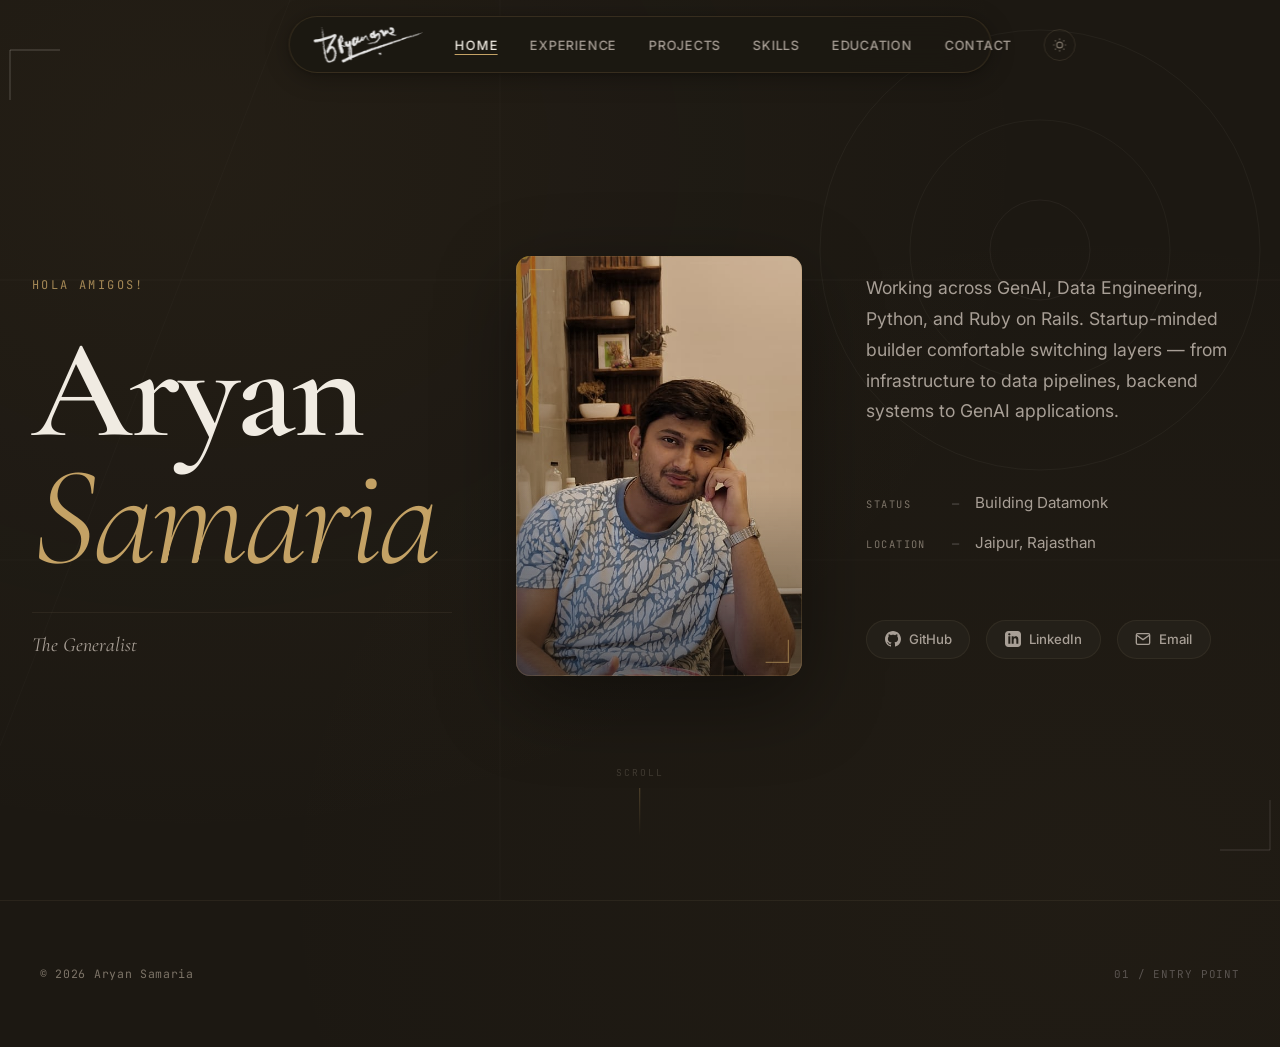
<file: index.html>
<!DOCTYPE html>
<html lang="en">
<head>
  <meta charset="UTF-8">
  <meta name="viewport" content="width=device-width, initial-scale=1.0">
  <meta name="description" content="Aryan Samaria — GenAI, Data Engineering, Python & Rails. Building Datamonk.">
  <title>Aryan Samaria | AI Systems Architect</title>
  <link rel="stylesheet" href="styles/main.css">
  <link rel="preconnect" href="https://fonts.googleapis.com">
  <link rel="preconnect" href="https://fonts.gstatic.com" crossorigin>
  <link href="https://fonts.googleapis.com/css2?family=Cormorant+Garamond:ital,wght@0,300;0,400;0,500;0,600;0,700;1,300;1,400;1,500;1,600;1,700&family=Inter:wght@300;400;500;600;700&family=JetBrains+Mono:wght@400;500;600&display=swap" rel="stylesheet">
</head>
<body>

  <!-- System Flow Indicator -->
  <nav class="system-flow" id="system-flow" aria-label="Site navigation">
    <div class="flow-track">
      <a href="index.html"      class="flow-node" data-layer="home"       title="Home"></a>
      <a href="experience.html" class="flow-node" data-layer="experience" title="Experience"></a>
      <a href="projects.html"   class="flow-node" data-layer="projects"   title="Projects"></a>
      <a href="skills.html"     class="flow-node" data-layer="skills"     title="Skills"></a>
      <a href="education.html"  class="flow-node" data-layer="education"  title="Education"></a>
      <a href="contact.html"    class="flow-node" data-layer="contact"    title="Contact"></a>
    </div>
  </nav>

  <!-- Navigation -->
  <nav class="navbar" id="navbar">
    <div class="nav-pill">
      <a href="index.html" class="nav-logo" aria-label="Aryan Samaria — Home"><img src="assets/logo.png" alt="Aryan Samaria" class="nav-logo-img"></a>
      <ul class="nav-menu" id="nav-menu">
        <li><a href="index.html"      class="nav-link">Home</a></li>
        <li><a href="experience.html" class="nav-link">Experience</a></li>
        <li><a href="projects.html"   class="nav-link">Projects</a></li>
        <li><a href="skills.html"     class="nav-link">Skills</a></li>
        <li><a href="education.html"  class="nav-link">Education</a></li>
        <li><a href="contact.html"    class="nav-link">Contact</a></li>
      </ul>
      <div class="nav-right">
        <button class="theme-toggle" id="theme-toggle" aria-label="Toggle theme">
          <svg class="icon-sun" viewBox="0 0 24 24" fill="none" stroke="currentColor" stroke-width="2" aria-hidden="true">
            <circle cx="12" cy="12" r="5"/><line x1="12" y1="1" x2="12" y2="3"/>
            <line x1="12" y1="21" x2="12" y2="23"/><line x1="4.22" y1="4.22" x2="5.64" y2="5.64"/>
            <line x1="18.36" y1="18.36" x2="19.78" y2="19.78"/><line x1="1" y1="12" x2="3" y2="12"/>
            <line x1="21" y1="12" x2="23" y2="12"/><line x1="4.22" y1="19.78" x2="5.64" y2="18.36"/>
            <line x1="18.36" y1="5.64" x2="19.78" y2="4.22"/>
          </svg>
          <svg class="icon-moon" viewBox="0 0 24 24" fill="none" stroke="currentColor" stroke-width="2" aria-hidden="true">
            <path d="M21 12.79A9 9 0 1 1 11.21 3 7 7 0 0 0 21 12.79z"/>
          </svg>
        </button>
        <button class="nav-toggle" id="nav-toggle" aria-label="Toggle navigation">
          <span></span><span></span><span></span>
        </button>
      </div>
    </div>
  </nav>

  <!-- Hero -->
  <section class="hero" id="hero" data-layer="entry">

    <!-- Architectural backdrop -->
    <div class="arch-backdrop" aria-hidden="true">
      <svg class="arch-svg" viewBox="0 0 1400 900" xmlns="http://www.w3.org/2000/svg" preserveAspectRatio="xMidYMid slice">
        <line x1="0"    y1="280" x2="1400" y2="280" stroke="currentColor" stroke-width="0.5" opacity="0.07"/>
        <line x1="0"    y1="560" x2="1400" y2="560" stroke="currentColor" stroke-width="0.5" opacity="0.04"/>
        <line x1="560"  y1="0"   x2="560"  y2="900" stroke="currentColor" stroke-width="0.5" opacity="0.05"/>
        <circle cx="1100" cy="250" r="220" stroke="currentColor" stroke-width="0.75" fill="none" opacity="0.06"/>
        <circle cx="1100" cy="250" r="130" stroke="currentColor" stroke-width="0.5"  fill="none" opacity="0.08"/>
        <circle cx="1100" cy="250" r="50"  stroke="currentColor" stroke-width="0.5"  fill="none" opacity="0.10"/>
        <path d="M 70 100 L 70 50 L 120 50"  stroke="currentColor" stroke-width="1" fill="none" opacity="0.25"/>
        <path d="M 1330 800 L 1330 850 L 1280 850" stroke="currentColor" stroke-width="1" fill="none" opacity="0.15"/>
        <line x1="0" y1="900" x2="350" y2="0" stroke="currentColor" stroke-width="0.5" opacity="0.04"/>
      </svg>
    </div>

    <div class="hero-layout">
      <!-- Left: Name -->
      <div class="hero-left">
        <span class="hero-greeting">Hola Amigos!</span>
        <h1 class="hero-name">
          <span class="hero-name-line">Aryan</span>
          <span class="hero-name-line hero-name-accent">Samaria</span>
        </h1>
        <div class="hero-role">
          <span class="hero-role-text">The Generalist</span>
        </div>
      </div>

      <!-- Center: Portrait -->
      <div class="hero-photo">
        <div class="hero-photo-frame">
          <img src="assets/aryan.jpeg" alt="Aryan Samaria" class="hero-photo-img" loading="eager">
          <div class="hero-photo-veil" aria-hidden="true"></div>
          <svg class="hero-photo-corner hero-photo-corner--tl" viewBox="0 0 32 32" xmlns="http://www.w3.org/2000/svg" aria-hidden="true">
            <path d="M 30 2 L 2 2 L 2 30" stroke="currentColor" stroke-width="1.5" fill="none"/>
          </svg>
          <svg class="hero-photo-corner hero-photo-corner--br" viewBox="0 0 32 32" xmlns="http://www.w3.org/2000/svg" aria-hidden="true">
            <path d="M 2 30 L 30 30 L 30 2" stroke="currentColor" stroke-width="1.5" fill="none"/>
          </svg>
        </div>
       
      </div>

      <!-- Right: Info -->
      <div class="hero-right">
        <p class="hero-description">
          Working across GenAI, Data Engineering, Python, and Ruby on Rails.
          Startup-minded builder comfortable switching layers — from infrastructure to
          data pipelines, backend systems to GenAI applications.
        </p>

        <div class="hero-meta">
          <div class="meta-row">
            <span class="meta-key">Status</span>
            <span class="meta-sep">—</span>
            <span class="meta-val">Building Datamonk</span>
          </div>
          <div class="meta-row">
            <span class="meta-key">Location</span>
            <span class="meta-sep">—</span>
            <span class="meta-val">Jaipur, Rajasthan</span>
          </div>
        </div>

        <div class="hero-links">
          <a href="https://github.com/aryansamaria" target="_blank" rel="noopener noreferrer" class="hero-link" aria-label="GitHub">
            <svg width="16" height="16" viewBox="0 0 24 24" fill="currentColor" aria-hidden="true">
              <path d="M12 0c-6.626 0-12 5.373-12 12 0 5.302 3.438 9.8 8.207 11.387.599.111.793-.261.793-.577v-2.234c-3.338.726-4.033-1.416-4.033-1.416-.546-1.387-1.333-1.756-1.333-1.756-1.089-.745.083-.729.083-.729 1.205.084 1.839 1.237 1.839 1.237 1.07 1.834 2.807 1.304 3.492.997.107-.775.418-1.305.762-1.604-2.665-.305-5.467-1.334-5.467-5.931 0-1.311.469-2.381 1.236-3.221-.124-.303-.535-1.524.117-3.176 0 0 1.008-.322 3.301 1.23.957-.266 1.983-.399 3.003-.404 1.02.005 2.047.138 3.006.404 2.291-1.552 3.297-1.23 3.297-1.23.653 1.653.242 2.874.118 3.176.77.84 1.235 1.911 1.235 3.221 0 4.609-2.807 5.624-5.479 5.921.43.372.823 1.102.823 2.222v3.293c0 .319.192.694.801.576 4.765-1.589 8.199-6.086 8.199-11.386 0-6.627-5.373-12-12-12z"/>
            </svg>
            GitHub
          </a>
          <a href="https://www.linkedin.com/in/aryansamaria" target="_blank" rel="noopener noreferrer" class="hero-link" aria-label="LinkedIn">
            <svg width="16" height="16" viewBox="0 0 24 24" fill="currentColor" aria-hidden="true">
              <path d="M19 0h-14c-2.761 0-5 2.239-5 5v14c0 2.761 2.239 5 5 5h14c2.762 0 5-2.239 5-5v-14c0-2.761-2.238-5-5-5zm-11 19h-3v-11h3v11zm-1.5-12.268c-.966 0-1.75-.79-1.75-1.764s.784-1.764 1.75-1.764 1.75.79 1.75 1.764-.783 1.764-1.75 1.764zm13.5 12.268h-3v-5.604c0-3.368-4-3.113-4 0v5.604h-3v-11h3v1.765c1.396-2.586 7-2.777 7 2.476v6.759z"/>
            </svg>
            LinkedIn
          </a>
          <a href="mailto:aryansamaria44@gmail.com" class="hero-link" aria-label="Email">
            <svg width="16" height="16" viewBox="0 0 24 24" fill="none" stroke="currentColor" stroke-width="2" aria-hidden="true">
              <path d="M4 4h16c1.1 0 2 .9 2 2v12c0 1.1-.9 2-2 2H4c-1.1 0-2-.9-2-2V6c0-1.1.9-2 2-2z"/>
              <polyline points="22,6 12,13 2,6"/>
            </svg>
            Email
          </a>
        </div>
      </div>
    </div>

    <!-- Scroll cue -->
    <div class="hero-scroll" aria-hidden="true">
      <span class="scroll-label">Scroll</span>
      <div class="scroll-line"></div>
    </div>
  </section>

  <footer class="footer">
    <div class="footer-inner">
      <span class="footer-text">&copy; <span id="current-year"></span> Aryan Samaria</span>
      <span class="footer-tag">01 / ENTRY POINT</span>
    </div>
  </footer>

  <script src="scripts/main.js"></script>
</body>
</html>
</file>
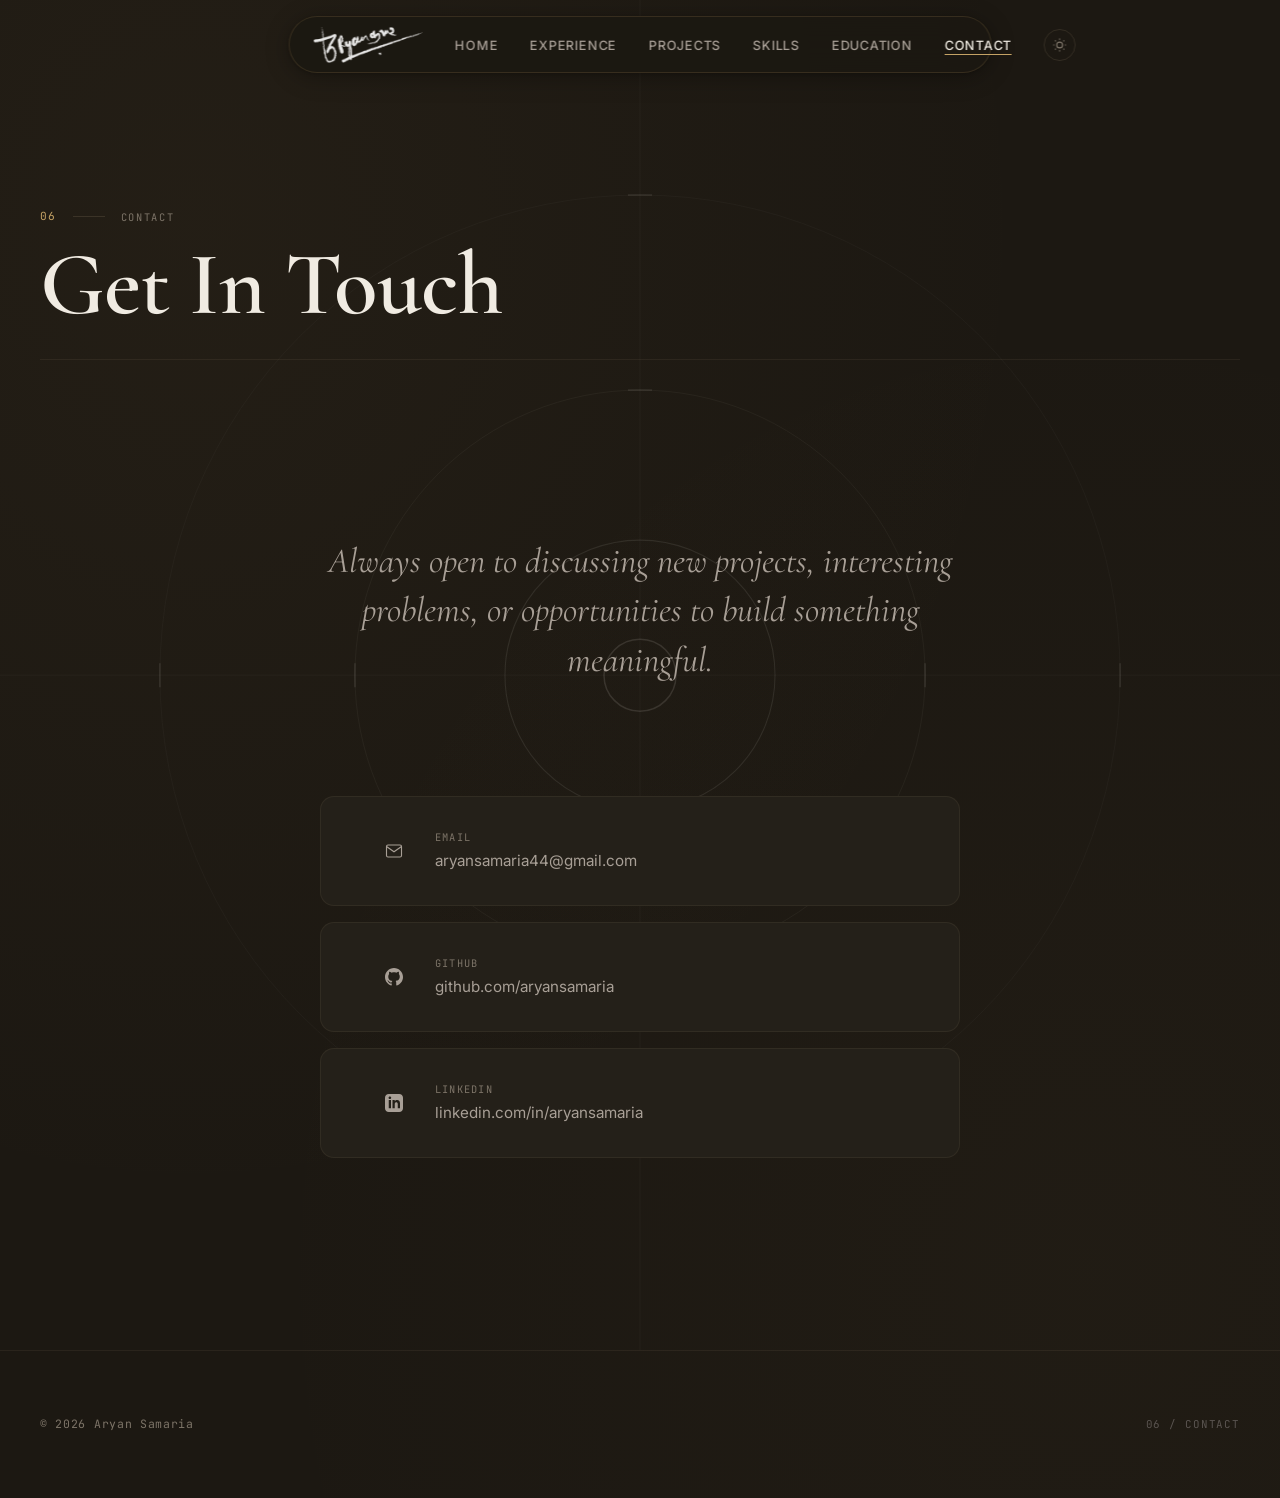
<file: contact.html>
<!DOCTYPE html>
<html lang="en">
<head>
  <meta charset="UTF-8">
  <meta name="viewport" content="width=device-width, initial-scale=1.0">
  <meta name="description" content="Aryan Samaria — Contact">
  <title>Contact | Aryan Samaria</title>
  <link rel="stylesheet" href="styles/main.css">
  <link rel="preconnect" href="https://fonts.googleapis.com">
  <link rel="preconnect" href="https://fonts.gstatic.com" crossorigin>
  <link href="https://fonts.googleapis.com/css2?family=Cormorant+Garamond:ital,wght@0,300;0,400;0,500;0,600;0,700;1,300;1,400;1,500;1,600;1,700&family=Inter:wght@300;400;500;600;700&family=JetBrains+Mono:wght@400;500;600&display=swap" rel="stylesheet">
</head>
<body>

  <nav class="system-flow" id="system-flow" aria-label="Site navigation">
    <div class="flow-track">
      <a href="index.html"      class="flow-node" data-layer="home"       title="Home"></a>
      <a href="experience.html" class="flow-node" data-layer="experience" title="Experience"></a>
      <a href="projects.html"   class="flow-node" data-layer="projects"   title="Projects"></a>
      <a href="skills.html"     class="flow-node" data-layer="skills"     title="Skills"></a>
      <a href="education.html"  class="flow-node" data-layer="education"  title="Education"></a>
      <a href="contact.html"    class="flow-node" data-layer="contact"    title="Contact"></a>
    </div>
  </nav>

  <nav class="navbar" id="navbar">
    <div class="nav-pill">
      <a href="index.html" class="nav-logo" aria-label="Aryan Samaria — Home"><img src="assets/logo.png" alt="Aryan Samaria" class="nav-logo-img"></a>
      <ul class="nav-menu" id="nav-menu">
        <li><a href="index.html"      class="nav-link">Home</a></li>
        <li><a href="experience.html" class="nav-link">Experience</a></li>
        <li><a href="projects.html"   class="nav-link">Projects</a></li>
        <li><a href="skills.html"     class="nav-link">Skills</a></li>
        <li><a href="education.html"  class="nav-link">Education</a></li>
        <li><a href="contact.html"    class="nav-link">Contact</a></li>
      </ul>
      <div class="nav-right">
        <button class="theme-toggle" id="theme-toggle" aria-label="Toggle theme">
          <svg class="icon-sun" viewBox="0 0 24 24" fill="none" stroke="currentColor" stroke-width="2" aria-hidden="true">
            <circle cx="12" cy="12" r="5"/><line x1="12" y1="1" x2="12" y2="3"/>
            <line x1="12" y1="21" x2="12" y2="23"/><line x1="4.22" y1="4.22" x2="5.64" y2="5.64"/>
            <line x1="18.36" y1="18.36" x2="19.78" y2="19.78"/><line x1="1" y1="12" x2="3" y2="12"/>
            <line x1="21" y1="12" x2="23" y2="12"/><line x1="4.22" y1="19.78" x2="5.64" y2="18.36"/>
            <line x1="18.36" y1="5.64" x2="19.78" y2="4.22"/>
          </svg>
          <svg class="icon-moon" viewBox="0 0 24 24" fill="none" stroke="currentColor" stroke-width="2" aria-hidden="true">
            <path d="M21 12.79A9 9 0 1 1 11.21 3 7 7 0 0 0 21 12.79z"/>
          </svg>
        </button>
        <button class="nav-toggle" id="nav-toggle" aria-label="Toggle navigation">
          <span></span><span></span><span></span>
        </button>
      </div>
    </div>
  </nav>

  <section class="page-section" id="contact" data-layer="contact">

    <!-- Architectural backdrop — Focal crosshair / Point of reach -->
    <div class="page-backdrop" aria-hidden="true">
      <svg viewBox="0 0 1400 900" xmlns="http://www.w3.org/2000/svg" preserveAspectRatio="xMidYMid slice">
        <!-- Crosshair centered on the page -->
        <line x1="700" y1="0"    x2="700" y2="900"   stroke="currentColor" stroke-width="0.5" opacity="0.045"/>
        <line x1="0"   y1="450"  x2="1400" y2="450"  stroke="currentColor" stroke-width="0.5" opacity="0.045"/>
        <!-- Concentric reticle rings -->
        <circle cx="700" cy="450" r="320" stroke="currentColor" stroke-width="0.5" fill="none" opacity="0.04"/>
        <circle cx="700" cy="450" r="190" stroke="currentColor" stroke-width="0.5" fill="none" opacity="0.06"/>
        <circle cx="700" cy="450" r="90"  stroke="currentColor" stroke-width="0.75" fill="none" opacity="0.09"/>
        <circle cx="700" cy="450" r="24"  stroke="currentColor" stroke-width="1" fill="none" opacity="0.12"/>
        <!-- Crosshair gap ticks (breaks on the lines near center) -->
        <line x1="692" y1="130" x2="708" y2="130" stroke="currentColor" stroke-width="1" opacity="0.10"/>
        <line x1="692" y1="260" x2="708" y2="260" stroke="currentColor" stroke-width="1" opacity="0.10"/>
        <line x1="692" y1="640" x2="708" y2="640" stroke="currentColor" stroke-width="1" opacity="0.10"/>
        <line x1="692" y1="770" x2="708" y2="770" stroke="currentColor" stroke-width="1" opacity="0.10"/>
        <line x1="380" y1="442" x2="380" y2="458" stroke="currentColor" stroke-width="1" opacity="0.10"/>
        <line x1="510" y1="442" x2="510" y2="458" stroke="currentColor" stroke-width="1" opacity="0.10"/>
        <line x1="890" y1="442" x2="890" y2="458" stroke="currentColor" stroke-width="1" opacity="0.10"/>
        <line x1="1020" y1="442" x2="1020" y2="458" stroke="currentColor" stroke-width="1" opacity="0.10"/>
        <!-- Corner brackets -->
        <path d="M 60 60 L 60 28 L 92 28"   stroke="currentColor" stroke-width="1" fill="none" opacity="0.22"/>
        <path d="M 1340 840 L 1340 872 L 1308 872" stroke="currentColor" stroke-width="1" fill="none" opacity="0.15"/>
      </svg>
    </div>

    <div class="section-container">

      <header class="section-header" data-scroll>
        <div class="section-eyebrow">
          <span class="section-num">06</span>
          <span class="eyebrow-line"></span>
          <span class="section-tag">Contact</span>
        </div>
        <h1 class="section-title">Get In Touch</h1>
        <div class="section-rule"></div>
      </header>

      <div class="contact-layout" data-scroll>
        <p class="contact-intro">
          Always open to discussing new projects, interesting problems,
          or opportunities to build something meaningful.
        </p>

        <div class="contact-links">

          <a href="mailto:aryansamaria44@gmail.com" class="contact-link" aria-label="Email Aryan">
            <svg width="18" height="18" viewBox="0 0 24 24" fill="none" stroke="currentColor" stroke-width="1.5" aria-hidden="true">
              <path d="M4 4h16c1.1 0 2 .9 2 2v12c0 1.1-.9 2-2 2H4c-1.1 0-2-.9-2-2V6c0-1.1.9-2 2-2z"/>
              <polyline points="22,6 12,13 2,6"/>
            </svg>
            <div>
              <div class="contact-link-label">Email</div>
              <div class="contact-link-value">aryansamaria44@gmail.com</div>
            </div>
          </a>

          

          <a href="https://github.com/aryansamaria" target="_blank" rel="noopener noreferrer" class="contact-link" aria-label="GitHub profile">
            <svg width="18" height="18" viewBox="0 0 24 24" fill="currentColor" aria-hidden="true">
              <path d="M12 0c-6.626 0-12 5.373-12 12 0 5.302 3.438 9.8 8.207 11.387.599.111.793-.261.793-.577v-2.234c-3.338.726-4.033-1.416-4.033-1.416-.546-1.387-1.333-1.756-1.333-1.756-1.089-.745.083-.729.083-.729 1.205.084 1.839 1.237 1.839 1.237 1.07 1.834 2.807 1.304 3.492.997.107-.775.418-1.305.762-1.604-2.665-.305-5.467-1.334-5.467-5.931 0-1.311.469-2.381 1.236-3.221-.124-.303-.535-1.524.117-3.176 0 0 1.008-.322 3.301 1.23.957-.266 1.983-.399 3.003-.404 1.02.005 2.047.138 3.006.404 2.291-1.552 3.297-1.23 3.297-1.23.653 1.653.242 2.874.118 3.176.77.84 1.235 1.911 1.235 3.221 0 4.609-2.807 5.624-5.479 5.921.43.372.823 1.102.823 2.222v3.293c0 .319.192.694.801.576 4.765-1.589 8.199-6.086 8.199-11.386 0-6.627-5.373-12-12-12z"/>
            </svg>
            <div>
              <div class="contact-link-label">GitHub</div>
              <div class="contact-link-value">github.com/aryansamaria</div>
            </div>
          </a>

          <a href="https://www.linkedin.com/in/aryansamaria" target="_blank" rel="noopener noreferrer" class="contact-link" aria-label="LinkedIn profile">
            <svg width="18" height="18" viewBox="0 0 24 24" fill="currentColor" aria-hidden="true">
              <path d="M19 0h-14c-2.761 0-5 2.239-5 5v14c0 2.761 2.239 5 5 5h14c2.762 0 5-2.239 5-5v-14c0-2.761-2.238-5-5-5zm-11 19h-3v-11h3v11zm-1.5-12.268c-.966 0-1.75-.79-1.75-1.764s.784-1.764 1.75-1.764 1.75.79 1.75 1.764-.783 1.764-1.75 1.764zm13.5 12.268h-3v-5.604c0-3.368-4-3.113-4 0v5.604h-3v-11h3v1.765c1.396-2.586 7-2.777 7 2.476v6.759z"/>
            </svg>
            <div>
              <div class="contact-link-label">LinkedIn</div>
              <div class="contact-link-value">linkedin.com/in/aryansamaria</div>
            </div>
          </a>

        </div>
      </div>
    </div>
  </section>

  <footer class="footer">
    <div class="footer-inner">
      <span class="footer-text">&copy; <span id="current-year"></span> Aryan Samaria</span>
      <span class="footer-tag">06 / CONTACT</span>
    </div>
  </footer>

  <script src="scripts/main.js"></script>
</body>
</html>
</file>
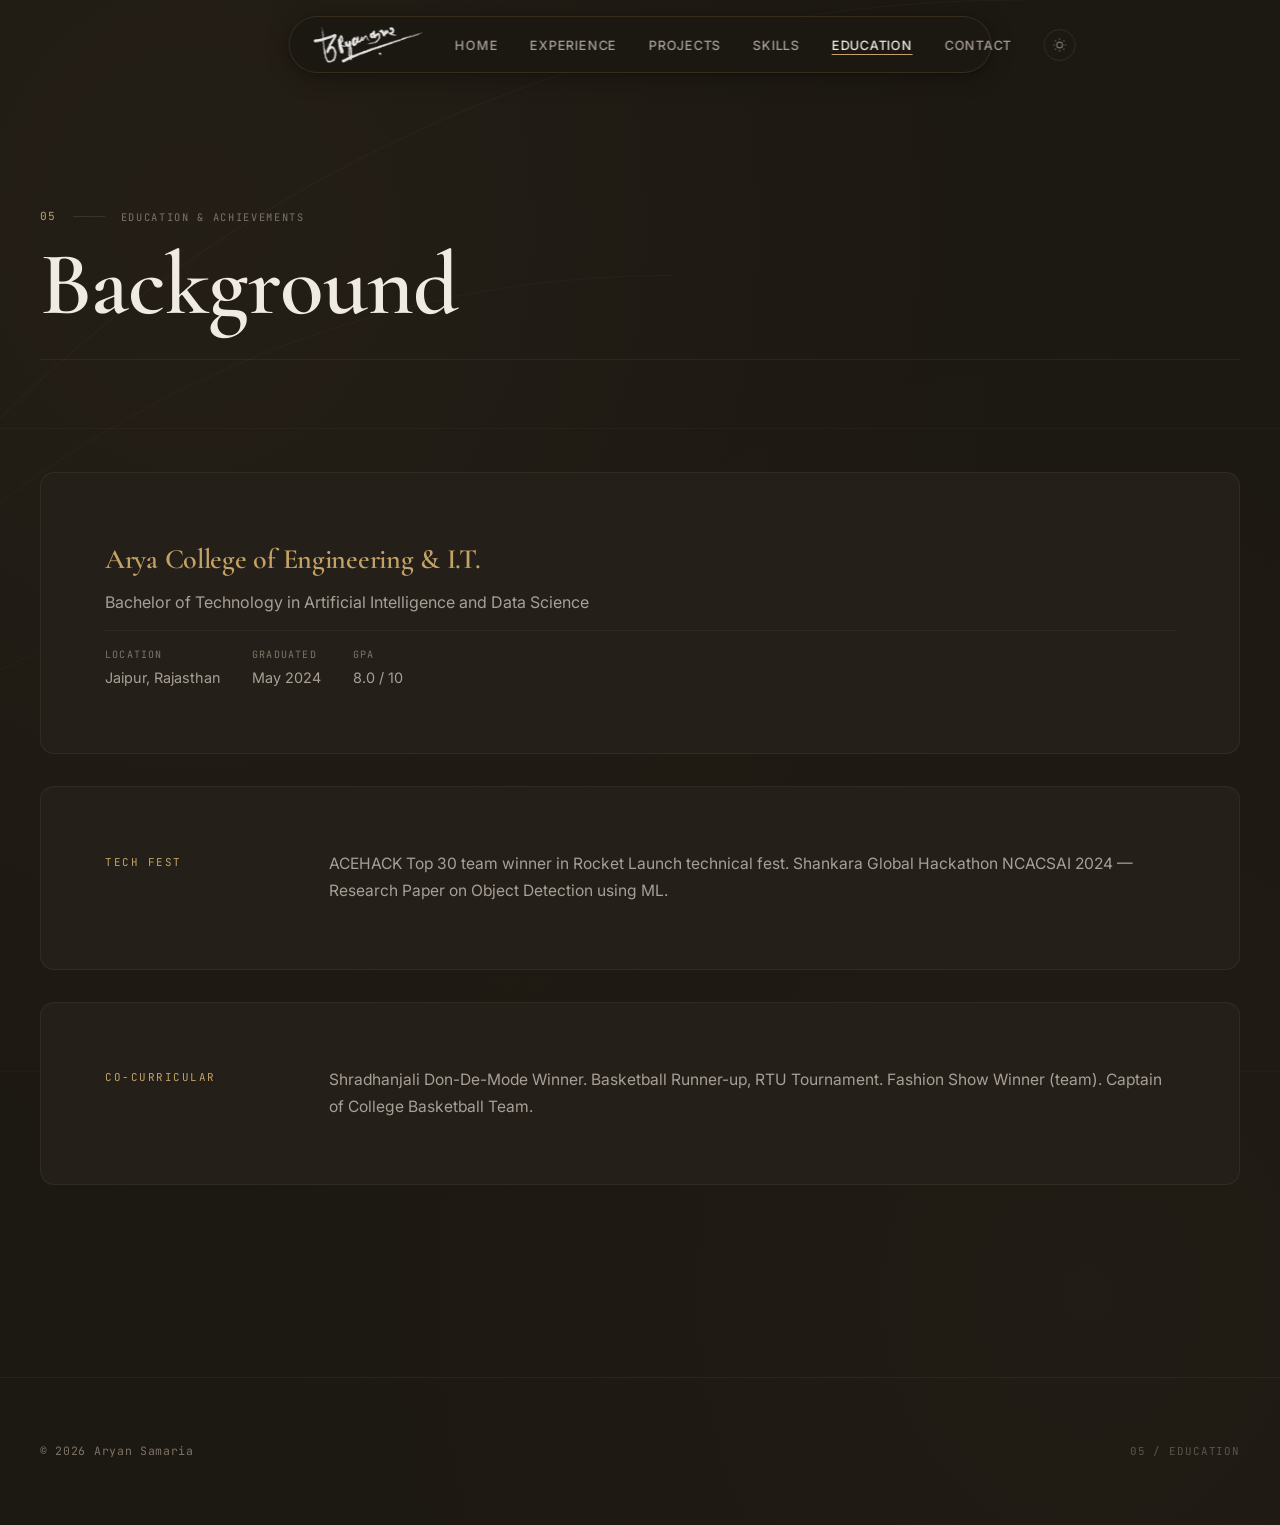
<file: education.html>
<!DOCTYPE html>
<html lang="en">
<head>
  <meta charset="UTF-8">
  <meta name="viewport" content="width=device-width, initial-scale=1.0">
  <meta name="description" content="Aryan Samaria — Education & Achievements">
  <title>Education | Aryan Samaria</title>
  <link rel="stylesheet" href="styles/main.css">
  <link rel="preconnect" href="https://fonts.googleapis.com">
  <link rel="preconnect" href="https://fonts.gstatic.com" crossorigin>
  <link href="https://fonts.googleapis.com/css2?family=Cormorant+Garamond:ital,wght@0,300;0,400;0,500;0,600;0,700;1,300;1,400;1,500;1,600;1,700&family=Inter:wght@300;400;500;600;700&family=JetBrains+Mono:wght@400;500;600&display=swap" rel="stylesheet">
</head>
<body>

  <nav class="system-flow" id="system-flow" aria-label="Site navigation">
    <div class="flow-track">
      <a href="index.html"      class="flow-node" data-layer="home"       title="Home"></a>
      <a href="experience.html" class="flow-node" data-layer="experience" title="Experience"></a>
      <a href="projects.html"   class="flow-node" data-layer="projects"   title="Projects"></a>
      <a href="skills.html"     class="flow-node" data-layer="skills"     title="Skills"></a>
      <a href="education.html"  class="flow-node" data-layer="education"  title="Education"></a>
      <a href="contact.html"    class="flow-node" data-layer="contact"    title="Contact"></a>
    </div>
  </nav>

  <nav class="navbar" id="navbar">
    <div class="nav-pill">
      <a href="index.html" class="nav-logo" aria-label="Aryan Samaria — Home"><img src="assets/logo.png" alt="Aryan Samaria" class="nav-logo-img"></a>
      <ul class="nav-menu" id="nav-menu">
        <li><a href="index.html"      class="nav-link">Home</a></li>
        <li><a href="experience.html" class="nav-link">Experience</a></li>
        <li><a href="projects.html"   class="nav-link">Projects</a></li>
        <li><a href="skills.html"     class="nav-link">Skills</a></li>
        <li><a href="education.html"  class="nav-link">Education</a></li>
        <li><a href="contact.html"    class="nav-link">Contact</a></li>
      </ul>
      <div class="nav-right">
        <button class="theme-toggle" id="theme-toggle" aria-label="Toggle theme">
          <svg class="icon-sun" viewBox="0 0 24 24" fill="none" stroke="currentColor" stroke-width="2" aria-hidden="true">
            <circle cx="12" cy="12" r="5"/><line x1="12" y1="1" x2="12" y2="3"/>
            <line x1="12" y1="21" x2="12" y2="23"/><line x1="4.22" y1="4.22" x2="5.64" y2="5.64"/>
            <line x1="18.36" y1="18.36" x2="19.78" y2="19.78"/><line x1="1" y1="12" x2="3" y2="12"/>
            <line x1="21" y1="12" x2="23" y2="12"/><line x1="4.22" y1="19.78" x2="5.64" y2="18.36"/>
            <line x1="18.36" y1="5.64" x2="19.78" y2="4.22"/>
          </svg>
          <svg class="icon-moon" viewBox="0 0 24 24" fill="none" stroke="currentColor" stroke-width="2" aria-hidden="true">
            <path d="M21 12.79A9 9 0 1 1 11.21 3 7 7 0 0 0 21 12.79z"/>
          </svg>
        </button>
        <button class="nav-toggle" id="nav-toggle" aria-label="Toggle navigation">
          <span></span><span></span><span></span>
        </button>
      </div>
    </div>
  </nav>

  <section class="page-section" id="education" data-layer="education">

    <!-- Architectural backdrop — Arcs of growth and learning -->
    <div class="page-backdrop" aria-hidden="true">
      <svg viewBox="0 0 1400 900" xmlns="http://www.w3.org/2000/svg" preserveAspectRatio="xMidYMid slice">
        <!-- Ascending arcs from bottom-left — growth trajectory -->
        <path d="M 0 900 A 950 950 0 0 1 950 0"   stroke="currentColor" stroke-width="0.5" fill="none" opacity="0.05"/>
        <path d="M 0 900 A 720 720 0 0 1 720 180"  stroke="currentColor" stroke-width="0.5" fill="none" opacity="0.04"/>
        <path d="M 0 900 A 520 520 0 0 1 520 380"  stroke="currentColor" stroke-width="0.5" fill="none" opacity="0.035"/>
        <!-- Horizontal rule suggesting foundation -->
        <line x1="0" y1="700" x2="1400" y2="700" stroke="currentColor" stroke-width="0.5" opacity="0.04"/>
        <line x1="0" y1="280" x2="1400" y2="280" stroke="currentColor" stroke-width="0.5" opacity="0.03"/>
        <!-- Right pillar -->
        <line x1="1250" y1="0" x2="1250" y2="900" stroke="currentColor" stroke-width="0.5" opacity="0.04"/>
        <!-- Tick marks on right pillar -->
        <line x1="1238" y1="280" x2="1262" y2="280" stroke="currentColor" stroke-width="0.75" opacity="0.08"/>
        <line x1="1238" y1="700" x2="1262" y2="700" stroke="currentColor" stroke-width="0.75" opacity="0.08"/>
        <!-- Corner brackets -->
        <path d="M 60 60 L 60 28 L 92 28"   stroke="currentColor" stroke-width="1" fill="none" opacity="0.22"/>
        <path d="M 1340 840 L 1340 872 L 1308 872" stroke="currentColor" stroke-width="1" fill="none" opacity="0.15"/>
      </svg>
    </div>

    <div class="section-container">

      <header class="section-header" data-scroll>
        <div class="section-eyebrow">
          <span class="section-num">05</span>
          <span class="eyebrow-line"></span>
          <span class="section-tag">Education & Achievements</span>
        </div>
        <h1 class="section-title">Background</h1>
        <div class="section-rule"></div>
      </header>

      <div class="edu-blocks">

        <article class="edu-card" data-scroll>
          <div class="edu-institution">Arya College of Engineering & I.T.</div>
          <p class="edu-degree">Bachelor of Technology in Artificial Intelligence and Data Science</p>
          <div class="edu-meta">
            <div class="edu-meta-item">
              <span class="edu-meta-label">Location</span>
              <span class="edu-meta-value">Jaipur, Rajasthan</span>
            </div>
            <div class="edu-meta-item">
              <span class="edu-meta-label">Graduated</span>
              <span class="edu-meta-value">May 2024</span>
            </div>
            <div class="edu-meta-item">
              <span class="edu-meta-label">GPA</span>
              <span class="edu-meta-value">8.0 / 10</span>
            </div>
          </div>
        </article>

        <article class="achievement-card" data-scroll>
          <span class="ach-label">Tech Fest</span>
          <p class="ach-text">
            ACEHACK Top 30 team winner in Rocket Launch technical fest.
            Shankara Global Hackathon NCACSAI 2024 — Research Paper on Object Detection using ML.
          </p>
        </article>

        <article class="achievement-card" data-scroll>
          <span class="ach-label">Co-Curricular</span>
          <p class="ach-text">
            Shradhanjali Don-De-Mode Winner.
            Basketball Runner-up, RTU Tournament.
            Fashion Show Winner (team).
            Captain of College Basketball Team.
          </p>
        </article>

      </div>
    </div>
  </section>

  <footer class="footer">
    <div class="footer-inner">
      <span class="footer-text">&copy; <span id="current-year"></span> Aryan Samaria</span>
      <span class="footer-tag">05 / EDUCATION</span>
    </div>
  </footer>

  <script src="scripts/main.js"></script>
</body>
</html>
</file>
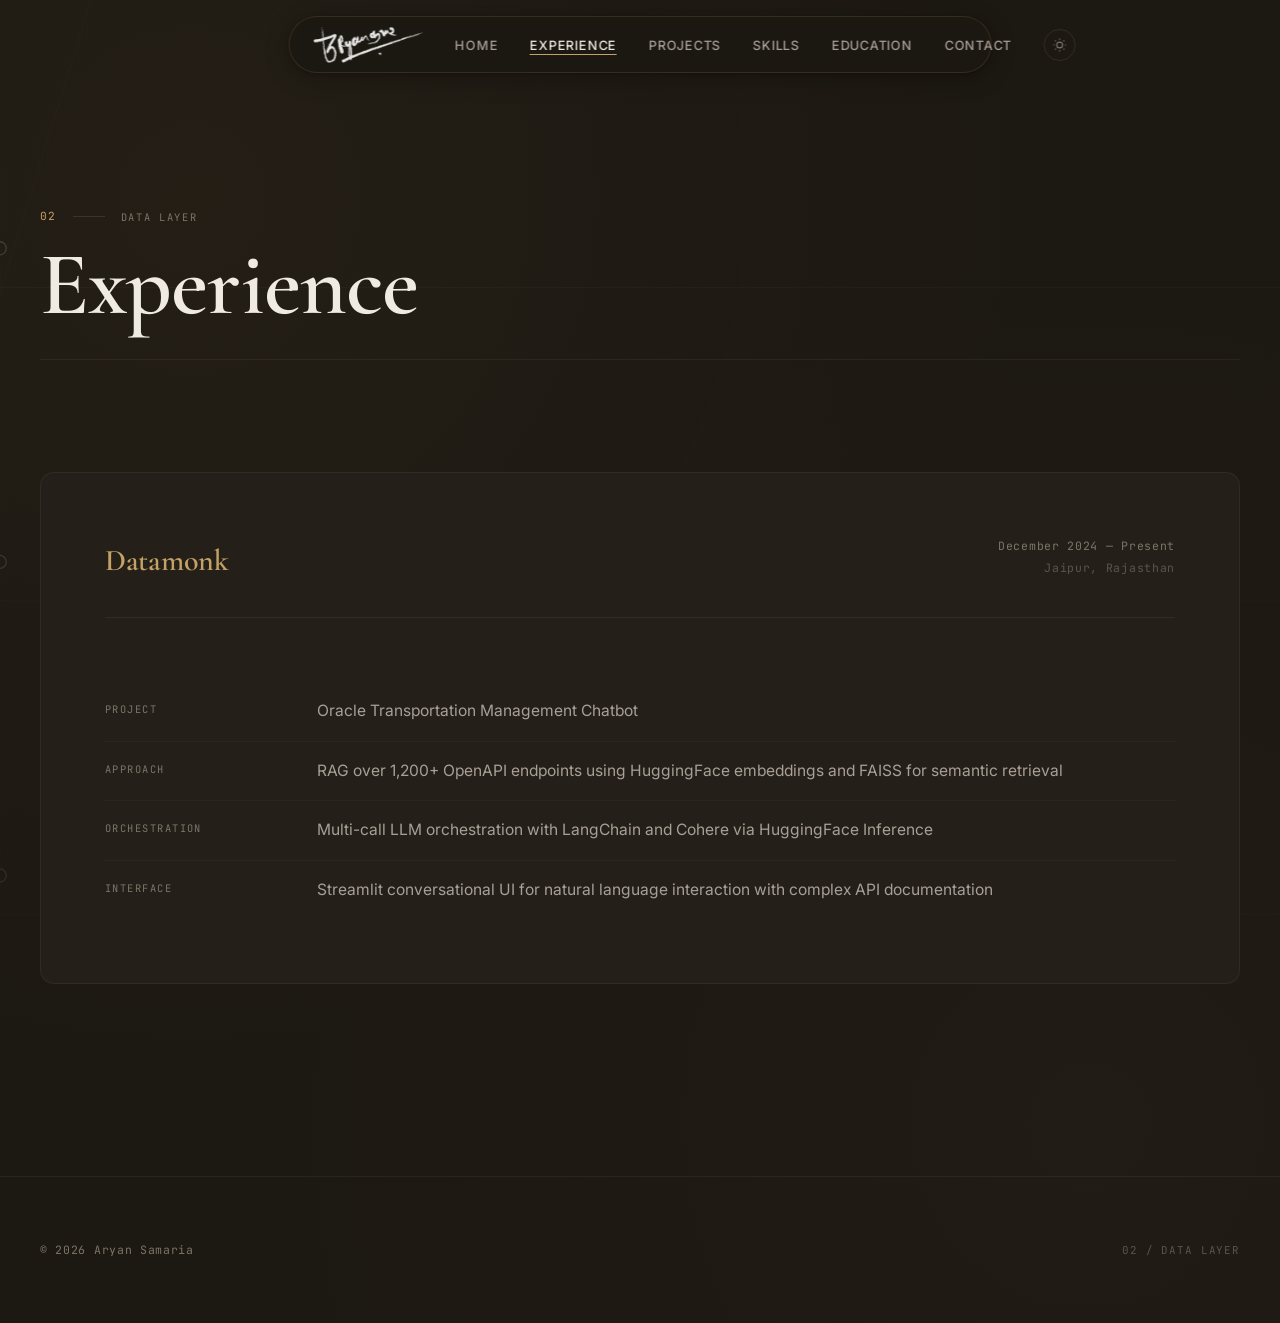
<file: experience.html>
<!DOCTYPE html>
<html lang="en">
<head>
  <meta charset="UTF-8">
  <meta name="viewport" content="width=device-width, initial-scale=1.0">
  <meta name="description" content="Aryan Samaria — Experience">
  <title>Experience | Aryan Samaria</title>
  <link rel="stylesheet" href="styles/main.css">
  <link rel="preconnect" href="https://fonts.googleapis.com">
  <link rel="preconnect" href="https://fonts.gstatic.com" crossorigin>
  <link href="https://fonts.googleapis.com/css2?family=Cormorant+Garamond:ital,wght@0,300;0,400;0,500;0,600;0,700;1,300;1,400;1,500;1,600;1,700&family=Inter:wght@300;400;500;600;700&family=JetBrains+Mono:wght@400;500;600&display=swap" rel="stylesheet">
</head>
<body>

  <nav class="system-flow" id="system-flow" aria-label="Site navigation">
    <div class="flow-track">
      <a href="index.html"      class="flow-node" data-layer="home"       title="Home"></a>
      <a href="experience.html" class="flow-node" data-layer="experience" title="Experience"></a>
      <a href="projects.html"   class="flow-node" data-layer="projects"   title="Projects"></a>
      <a href="skills.html"     class="flow-node" data-layer="skills"     title="Skills"></a>
      <a href="education.html"  class="flow-node" data-layer="education"  title="Education"></a>
      <a href="contact.html"    class="flow-node" data-layer="contact"    title="Contact"></a>
    </div>
  </nav>

  <nav class="navbar" id="navbar">
    <div class="nav-pill">
      <a href="index.html" class="nav-logo" aria-label="Aryan Samaria — Home"><img src="assets/logo.png" alt="Aryan Samaria" class="nav-logo-img"></a>
      <ul class="nav-menu" id="nav-menu">
        <li><a href="index.html"      class="nav-link">Home</a></li>
        <li><a href="experience.html" class="nav-link">Experience</a></li>
        <li><a href="projects.html"   class="nav-link">Projects</a></li>
        <li><a href="skills.html"     class="nav-link">Skills</a></li>
        <li><a href="education.html"  class="nav-link">Education</a></li>
        <li><a href="contact.html"    class="nav-link">Contact</a></li>
      </ul>
      <div class="nav-right">
        <button class="theme-toggle" id="theme-toggle" aria-label="Toggle theme">
          <svg class="icon-sun" viewBox="0 0 24 24" fill="none" stroke="currentColor" stroke-width="2" aria-hidden="true">
            <circle cx="12" cy="12" r="5"/><line x1="12" y1="1" x2="12" y2="3"/>
            <line x1="12" y1="21" x2="12" y2="23"/><line x1="4.22" y1="4.22" x2="5.64" y2="5.64"/>
            <line x1="18.36" y1="18.36" x2="19.78" y2="19.78"/><line x1="1" y1="12" x2="3" y2="12"/>
            <line x1="21" y1="12" x2="23" y2="12"/><line x1="4.22" y1="19.78" x2="5.64" y2="18.36"/>
            <line x1="18.36" y1="5.64" x2="19.78" y2="4.22"/>
          </svg>
          <svg class="icon-moon" viewBox="0 0 24 24" fill="none" stroke="currentColor" stroke-width="2" aria-hidden="true">
            <path d="M21 12.79A9 9 0 1 1 11.21 3 7 7 0 0 0 21 12.79z"/>
          </svg>
        </button>
        <button class="nav-toggle" id="nav-toggle" aria-label="Toggle navigation">
          <span></span><span></span><span></span>
        </button>
      </div>
    </div>
  </nav>

  <section class="page-section" id="experience" data-layer="experience">

    <!-- Architectural backdrop — Timeline / Career layers -->
    <div class="page-backdrop" aria-hidden="true">
      <svg viewBox="0 0 1400 900" xmlns="http://www.w3.org/2000/svg" preserveAspectRatio="xMidYMid slice">
        <!-- Horizontal strata suggesting career layers -->
        <line x1="0" y1="220" x2="1400" y2="220" stroke="currentColor" stroke-width="0.5" opacity="0.04"/>
        <line x1="0" y1="460" x2="1400" y2="460" stroke="currentColor" stroke-width="0.5" opacity="0.03"/>
        <line x1="0" y1="700" x2="1400" y2="700" stroke="currentColor" stroke-width="0.5" opacity="0.025"/>
        <!-- Vertical timeline spine -->
        <line x1="210" y1="0" x2="210" y2="900" stroke="currentColor" stroke-width="0.5" opacity="0.06"/>
        <!-- Timeline nodes -->
        <circle cx="210" cy="190" r="5" stroke="currentColor" stroke-width="1" fill="none" opacity="0.16"/>
        <circle cx="210" cy="430" r="5" stroke="currentColor" stroke-width="1" fill="none" opacity="0.13"/>
        <circle cx="210" cy="670" r="5" stroke="currentColor" stroke-width="1" fill="none" opacity="0.10"/>
        <!-- Right-side measurement brace -->
        <path d="M 1310 120 L 1360 120 L 1360 780 L 1310 780" stroke="currentColor" stroke-width="0.75" fill="none" opacity="0.07"/>
        <!-- Small tick marks on brace -->
        <line x1="1340" y1="330" x2="1360" y2="330" stroke="currentColor" stroke-width="0.5" opacity="0.07"/>
        <line x1="1340" y1="570" x2="1360" y2="570" stroke="currentColor" stroke-width="0.5" opacity="0.07"/>
        <!-- Corner brackets -->
        <path d="M 60 60 L 60 28 L 92 28" stroke="currentColor" stroke-width="1" fill="none" opacity="0.22"/>
        <path d="M 1340 840 L 1340 872 L 1308 872" stroke="currentColor" stroke-width="1" fill="none" opacity="0.15"/>
        <!-- Faint diagonal cutting across -->
        <line x1="0" y1="900" x2="280" y2="0" stroke="currentColor" stroke-width="0.5" opacity="0.025"/>
      </svg>
    </div>

    <div class="section-container">

      <header class="section-header" data-scroll>
        <div class="section-eyebrow">
          <span class="section-num">02</span>
          <span class="eyebrow-line"></span>
          <span class="section-tag">Data Layer</span>
        </div>
        <h1 class="section-title">Experience</h1>
        <div class="section-rule"></div>
      </header>

      <div class="exp-list">

        <article class="exp-card" data-scroll>
          <div class="exp-header">
            <span class="exp-company">Datamonk</span>
            <div class="exp-timeline">
              <span class="exp-period">December 2024 — Present</span>
              <span class="exp-location">Jaipur, Rajasthan</span>
            </div>
          </div>
          <div class="exp-details">
            <div class="exp-row">
              <span class="exp-label">Project</span>
              <span class="exp-value">Oracle Transportation Management Chatbot</span>
            </div>
            <div class="exp-row">
              <span class="exp-label">Approach</span>
              <span class="exp-value">RAG over 1,200+ OpenAPI endpoints using HuggingFace embeddings and FAISS for semantic retrieval</span>
            </div>
            <div class="exp-row">
              <span class="exp-label">Orchestration</span>
              <span class="exp-value">Multi-call LLM orchestration with LangChain and Cohere via HuggingFace Inference</span>
            </div>
            <div class="exp-row">
              <span class="exp-label">Interface</span>
              <span class="exp-value">Streamlit conversational UI for natural language interaction with complex API documentation</span>
            </div>
          </div>
        </article>

      </div>
    </div>
  </section>

  <footer class="footer">
    <div class="footer-inner">
      <span class="footer-text">&copy; <span id="current-year"></span> Aryan Samaria</span>
      <span class="footer-tag">02 / DATA LAYER</span>
    </div>
  </footer>

  <script src="scripts/main.js"></script>
</body>
</html>
</file>
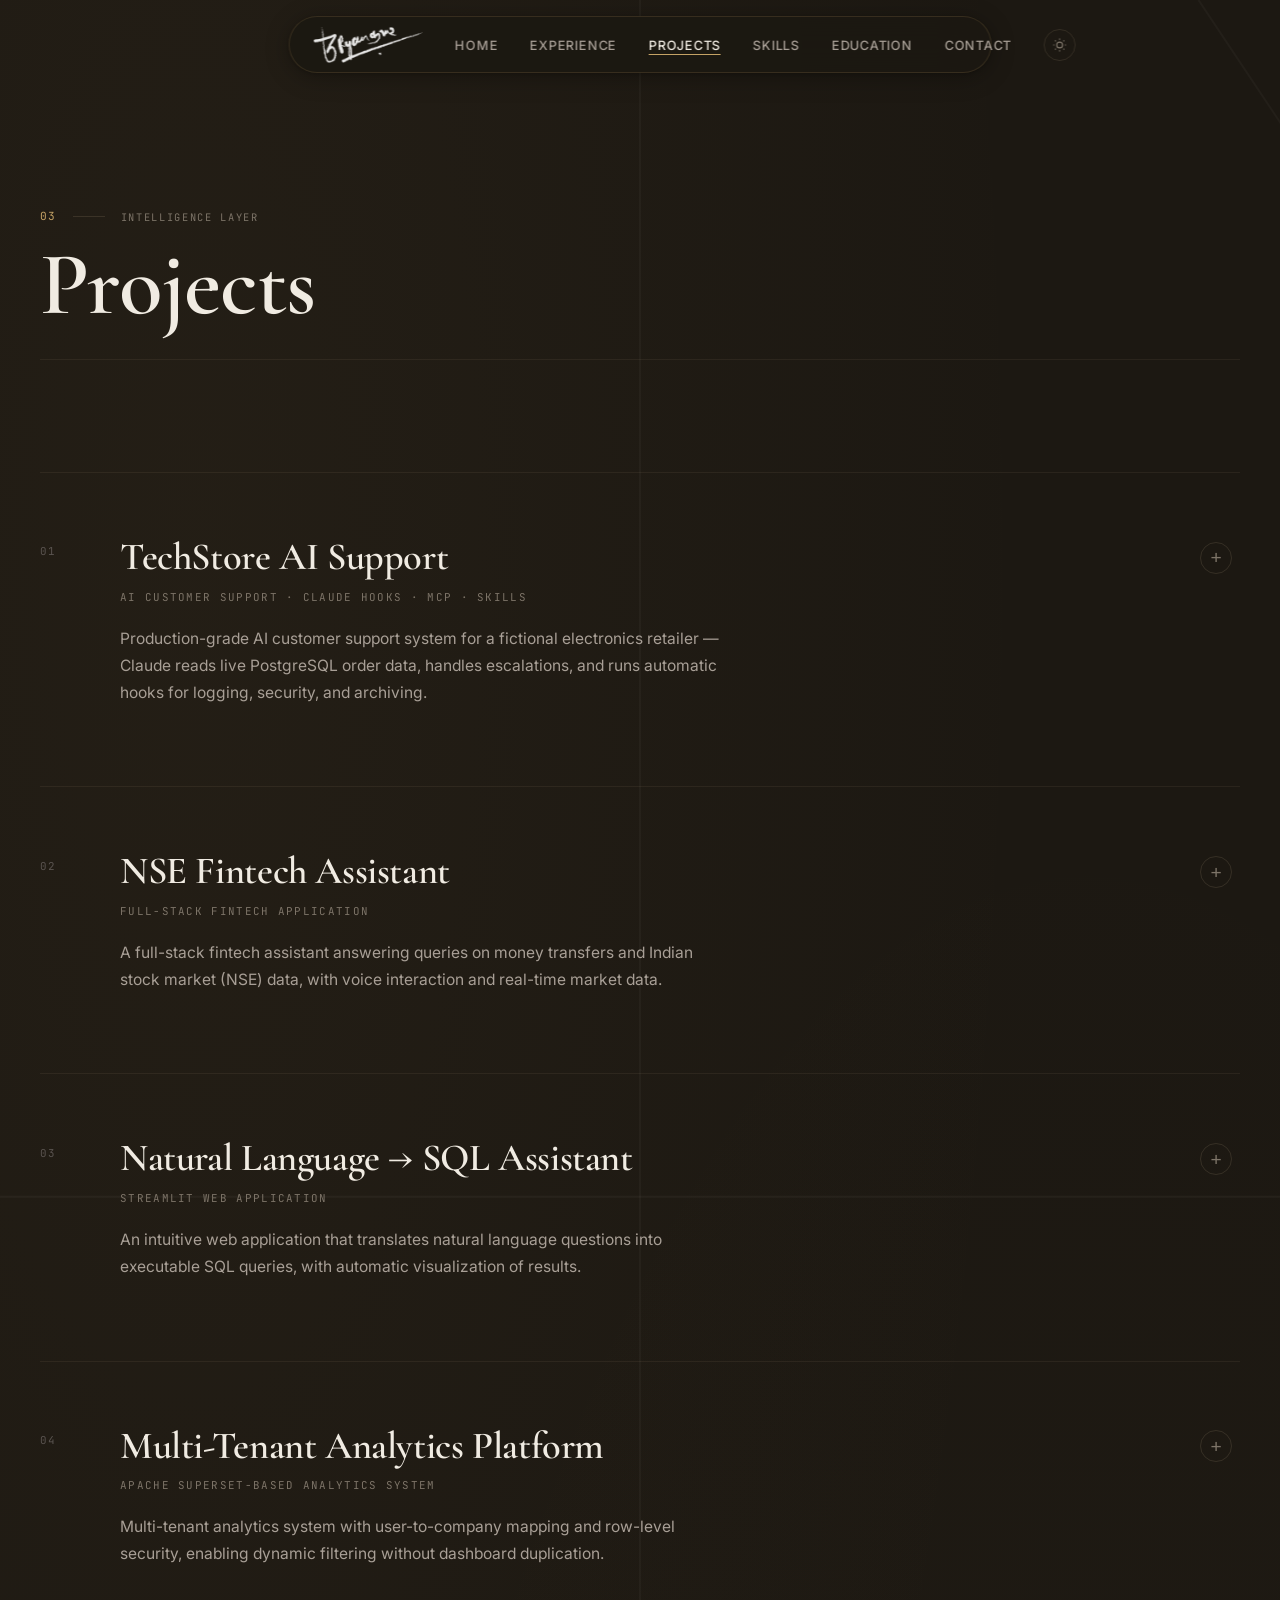
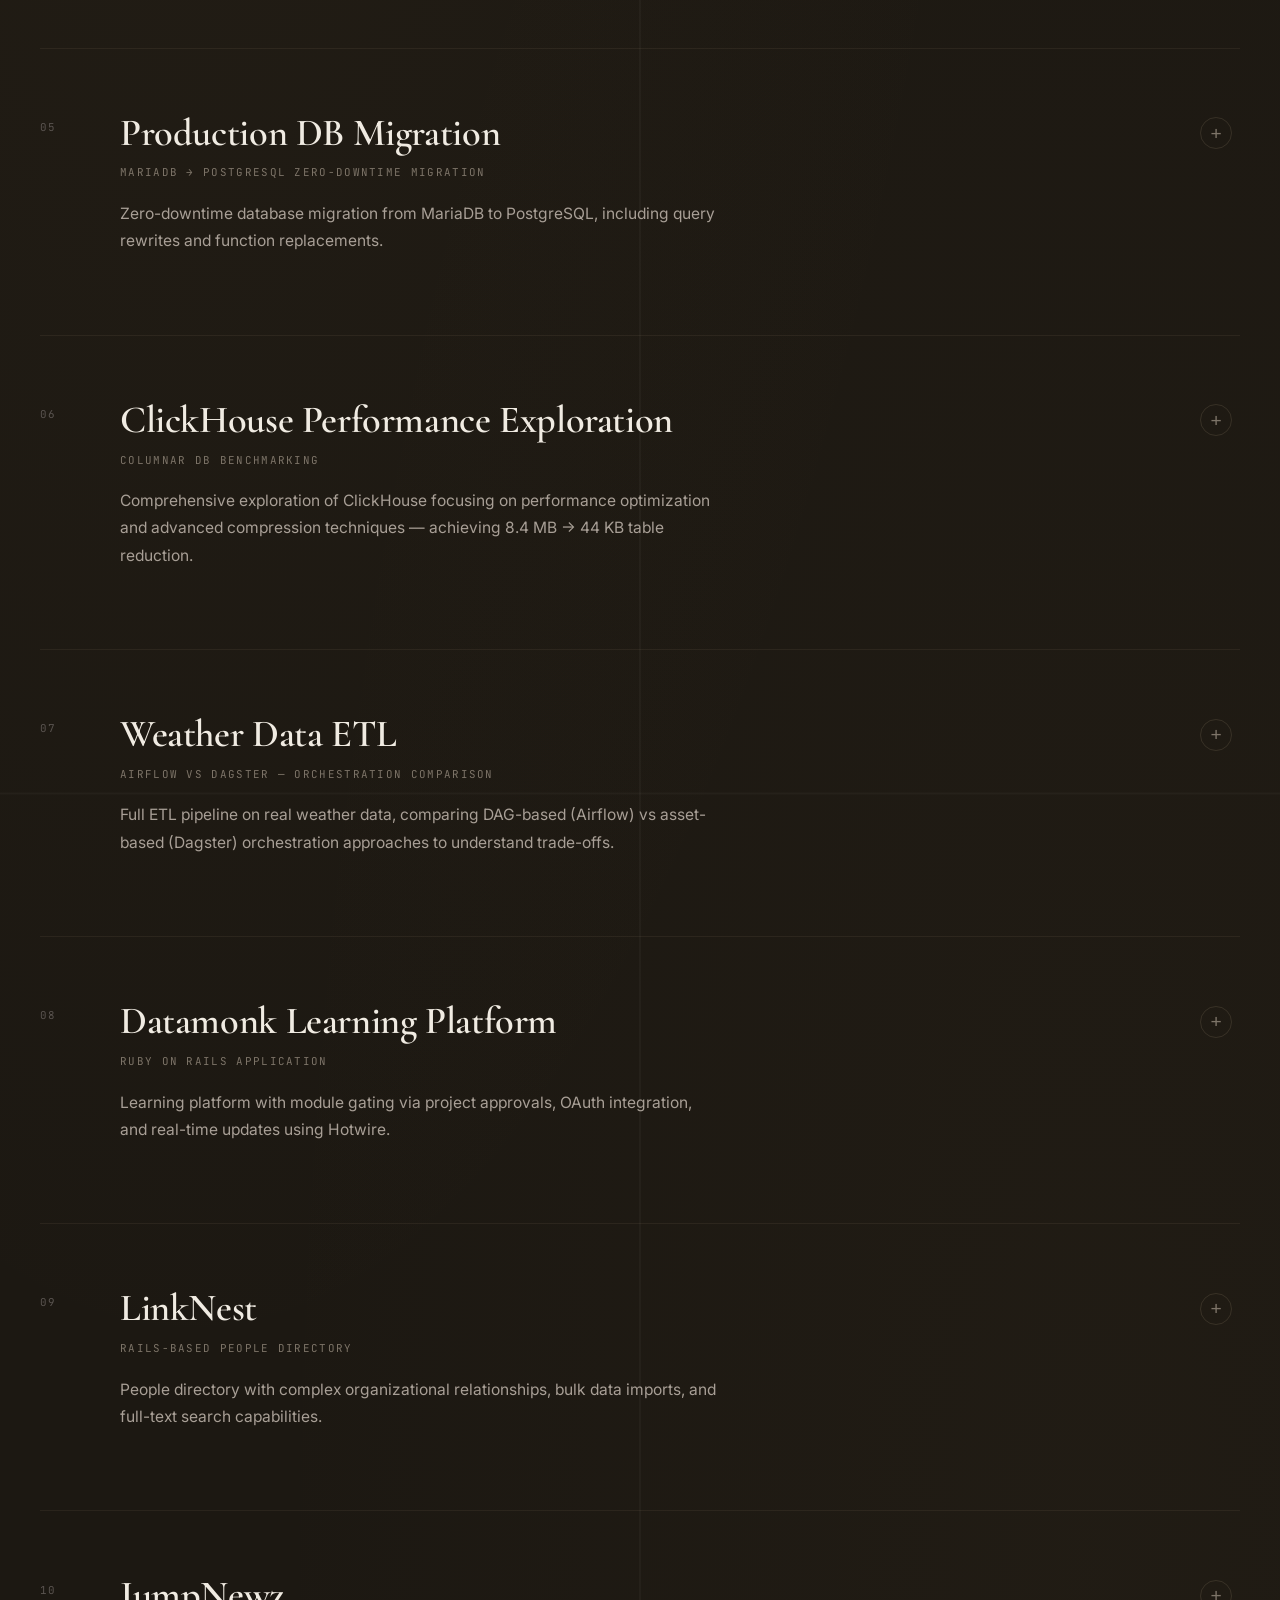
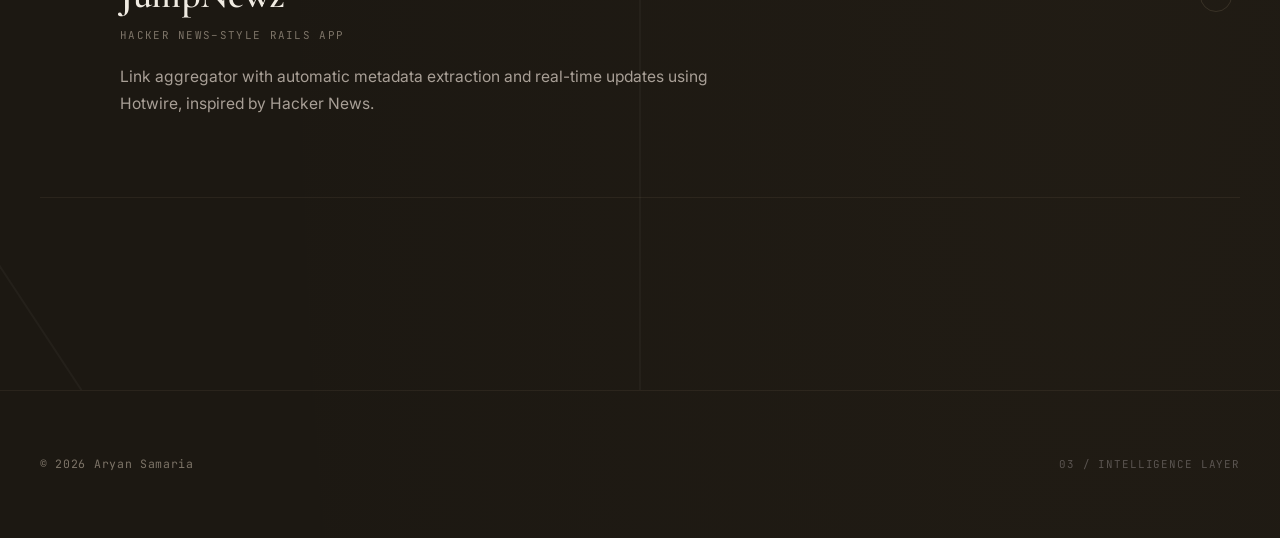
<file: projects.html>
<!DOCTYPE html>
<html lang="en">
<head>
  <meta charset="UTF-8">
  <meta name="viewport" content="width=device-width, initial-scale=1.0">
  <meta name="description" content="Aryan Samaria — Projects">
  <title>Projects | Aryan Samaria</title>
  <link rel="stylesheet" href="styles/main.css">
  <link rel="preconnect" href="https://fonts.googleapis.com">
  <link rel="preconnect" href="https://fonts.gstatic.com" crossorigin>
  <link href="https://fonts.googleapis.com/css2?family=Cormorant+Garamond:ital,wght@0,300;0,400;0,500;0,600;0,700;1,300;1,400;1,500;1,600;1,700&family=Inter:wght@300;400;500;600;700&family=JetBrains+Mono:wght@400;500;600&display=swap" rel="stylesheet">
</head>
<body>

  <nav class="system-flow" id="system-flow" aria-label="Site navigation">
    <div class="flow-track">
      <a href="index.html"      class="flow-node" data-layer="home"       title="Home"></a>
      <a href="experience.html" class="flow-node" data-layer="experience" title="Experience"></a>
      <a href="projects.html"   class="flow-node" data-layer="projects"   title="Projects"></a>
      <a href="skills.html"     class="flow-node" data-layer="skills"     title="Skills"></a>
      <a href="education.html"  class="flow-node" data-layer="education"  title="Education"></a>
      <a href="contact.html"    class="flow-node" data-layer="contact"    title="Contact"></a>
    </div>
  </nav>

  <nav class="navbar" id="navbar">
    <div class="nav-pill">
      <a href="index.html" class="nav-logo" aria-label="Aryan Samaria — Home"><img src="assets/logo.png" alt="Aryan Samaria" class="nav-logo-img"></a>
      <ul class="nav-menu" id="nav-menu">
        <li><a href="index.html"      class="nav-link">Home</a></li>
        <li><a href="experience.html" class="nav-link">Experience</a></li>
        <li><a href="projects.html"   class="nav-link">Projects</a></li>
        <li><a href="skills.html"     class="nav-link">Skills</a></li>
        <li><a href="education.html"  class="nav-link">Education</a></li>
        <li><a href="contact.html"    class="nav-link">Contact</a></li>
      </ul>
      <div class="nav-right">
        <button class="theme-toggle" id="theme-toggle" aria-label="Toggle theme">
          <svg class="icon-sun" viewBox="0 0 24 24" fill="none" stroke="currentColor" stroke-width="2" aria-hidden="true">
            <circle cx="12" cy="12" r="5"/><line x1="12" y1="1" x2="12" y2="3"/>
            <line x1="12" y1="21" x2="12" y2="23"/><line x1="4.22" y1="4.22" x2="5.64" y2="5.64"/>
            <line x1="18.36" y1="18.36" x2="19.78" y2="19.78"/><line x1="1" y1="12" x2="3" y2="12"/>
            <line x1="21" y1="12" x2="23" y2="12"/><line x1="4.22" y1="19.78" x2="5.64" y2="18.36"/>
            <line x1="18.36" y1="5.64" x2="19.78" y2="4.22"/>
          </svg>
          <svg class="icon-moon" viewBox="0 0 24 24" fill="none" stroke="currentColor" stroke-width="2" aria-hidden="true">
            <path d="M21 12.79A9 9 0 1 1 11.21 3 7 7 0 0 0 21 12.79z"/>
          </svg>
        </button>
        <button class="nav-toggle" id="nav-toggle" aria-label="Toggle navigation">
          <span></span><span></span><span></span>
        </button>
      </div>
    </div>
  </nav>

  <section class="page-section" id="projects" data-layer="projects">

    <!-- Architectural backdrop — Grid / Creative tension -->
    <div class="page-backdrop" aria-hidden="true">
      <svg viewBox="0 0 1400 900" xmlns="http://www.w3.org/2000/svg" preserveAspectRatio="xMidYMid slice">
        <!-- Grid lines suggesting structure / code -->
        <line x1="0"    y1="300" x2="1400" y2="300" stroke="currentColor" stroke-width="0.5" opacity="0.04"/>
        <line x1="0"    y1="600" x2="1400" y2="600" stroke="currentColor" stroke-width="0.5" opacity="0.03"/>
        <line x1="350"  y1="0"   x2="350"  y2="900" stroke="currentColor" stroke-width="0.5" opacity="0.04"/>
        <line x1="700"  y1="0"   x2="700"  y2="900" stroke="currentColor" stroke-width="0.5" opacity="0.03"/>
        <line x1="1050" y1="0"   x2="1050" y2="900" stroke="currentColor" stroke-width="0.5" opacity="0.03"/>
        <!-- Diagonal thrust — creative energy -->
        <line x1="0"    y1="50"  x2="560"  y2="900" stroke="currentColor" stroke-width="0.5" opacity="0.035"/>
        <line x1="840"  y1="0"   x2="1400" y2="840" stroke="currentColor" stroke-width="0.5" opacity="0.03"/>
        <!-- Grid intersection accent circle -->
        <circle cx="350" cy="300" r="6" stroke="currentColor" stroke-width="0.75" fill="none" opacity="0.10"/>
        <circle cx="350" cy="300" r="20" stroke="currentColor" stroke-width="0.5" fill="none" opacity="0.05"/>
        <!-- Corner brackets -->
        <path d="M 60 60 L 60 28 L 92 28"   stroke="currentColor" stroke-width="1" fill="none" opacity="0.22"/>
        <path d="M 1340 840 L 1340 872 L 1308 872" stroke="currentColor" stroke-width="1" fill="none" opacity="0.15"/>
      </svg>
    </div>

    <div class="section-container">

      <header class="section-header" data-scroll>
        <div class="section-eyebrow">
          <span class="section-num">03</span>
          <span class="eyebrow-line"></span>
          <span class="section-tag">Intelligence Layer</span>
        </div>
        <h1 class="section-title">Projects</h1>
        <div class="section-rule"></div>
      </header>

      <div class="projects-list">

        <!-- 01 -->
        <article class="project-item" data-scroll>
          <div class="project-header-row">
            <span class="project-idx">01</span>
            <div class="project-info">
              <h2 class="project-name">TechStore AI Support</h2>
              <span class="project-kind">AI Customer Support · Claude Hooks · MCP · Skills</span>
            </div>
            <button class="project-expand-btn" aria-label="Expand project details">+</button>
          </div>
          <p class="project-desc">
            Production-grade AI customer support system for a fictional electronics retailer — Claude reads live
            PostgreSQL order data, handles escalations, and runs automatic hooks for logging, security, and archiving.
          </p>
          <div class="project-expandable">
            <div class="project-detail-grid">
              <div class="pd-item">
                <span class="pd-label">Problem</span>
                <p class="pd-text">Traditional AI support required months of boilerplate: intent detection, tool dispatch layers, security middleware, conversation archiving, and slash command parsers — each a separate engineering effort with brittle glue code.</p>
              </div>
              <div class="pd-item">
                <span class="pd-label">Approach</span>
                <p class="pd-text">Built around Claude Code's three pillars. Hooks — shell scripts firing on Claude events — handle query logging, dangerous command blocking, audit trails, and transcript archiving automatically. Skills (Markdown files in <code>.claude/commands/</code>) become slash commands like <code>/lookup-order</code> and <code>/escalate</code> with business logic in plain English. MCP server exposes six PostgreSQL tools via <code>@mcp.tool()</code> decorated Python functions over stdin/stdout JSON-RPC — no API layer, no dispatch code.</p>
              </div>
              <div class="pd-item">
                <span class="pd-label">System</span>
                <p class="pd-text">Claude Code CLI + React Web App → FastAPI (SSE streaming agentic loop) → MCP Server (JSON-RPC child process) → PostgreSQL. Four hooks: UserPromptSubmit (query log), PreToolUse/Bash (security guard blocking <code>rm -rf</code> etc.), PostToolUse (audit trail), Stop (transcript archive). Six MCP tools: get_order, get_customer, get_orders_by_customer, search_kb (PostgreSQL FTS), create_escalation, save_ticket_summary.</p>
              </div>
              <div class="pd-item">
                <span class="pd-label">Outcome</span>
                <p class="pd-text">Full system in a single session — 4 automatic hook behaviours, 4 custom slash commands, 6 live database tools, and a 6-page React dashboard with streaming chat showing real-time tool call cards. Every session logged, audited, and archived with zero extra infrastructure.</p>
              </div>
            </div>
            <div class="project-tags">
              <span class="tag">Python</span><span class="tag">PostgreSQL</span><span class="tag">React</span>
              <span class="tag">Claude AI</span><span class="tag">MCP</span><span class="tag">FastAPI</span>
              <span class="tag">Hooks</span><span class="tag">SSE Streaming</span>
            </div>
          </div>
        </article>

        <!-- 02 -->
        <article class="project-item" data-scroll>
          <div class="project-header-row">
            <span class="project-idx">02</span>
            <div class="project-info">
              <h2 class="project-name">NSE Fintech Assistant</h2>
              <span class="project-kind">Full-Stack Fintech Application</span>
            </div>
            <button class="project-expand-btn" aria-label="Expand project details">+</button>
          </div>
          <p class="project-desc">
            A full-stack fintech assistant answering queries on money transfers and Indian stock market (NSE) data,
            with voice interaction and real-time market data.
          </p>
          <div class="project-expandable">
            <div class="project-detail-grid">
              <div class="pd-item">
                <span class="pd-label">Problem</span>
                <p class="pd-text">Users needed to query financial information and stock market data using natural language, with support for voice interaction and real-time data access.</p>
              </div>
              <div class="pd-item">
                <span class="pd-label">Approach</span>
                <p class="pd-text">Modular Flask backend with RAG pipeline (LlamaIndex + OpenAI). Integrated OpenAI Whisper for speech-to-text and Google TTS for audio responses. BeautifulSoup web scraping for knowledge base maintenance. Dedicated NSE stock data API module with caching.</p>
              </div>
              <div class="pd-item">
                <span class="pd-label">System</span>
                <p class="pd-text">Flask → RAG pipeline → Vector knowledge base → Voice interaction layer → Real-time NSE API → Docker containerization.</p>
              </div>
              <div class="pd-item">
                <span class="pd-label">Outcome</span>
                <p class="pd-text">Full-stack fintech assistant enabling natural language queries on money transfers and stock market data with voice interaction and real-time updates.</p>
              </div>
            </div>
            <div class="project-tags">
              <span class="tag">Python</span><span class="tag">Flask</span><span class="tag">RAG</span>
              <span class="tag">LlamaIndex</span><span class="tag">OpenAI</span><span class="tag">Whisper</span>
              <span class="tag">Docker</span><span class="tag">NSE API</span>
            </div>
          </div>
        </article>

        <!-- 03 -->
        <article class="project-item" data-scroll>
          <div class="project-header-row">
            <span class="project-idx">03</span>
            <div class="project-info">
              <h2 class="project-name">Natural Language → SQL Assistant</h2>
              <span class="project-kind">Streamlit Web Application</span>
            </div>
            <button class="project-expand-btn" aria-label="Expand project details">+</button>
          </div>
          <p class="project-desc">
            An intuitive web application that translates natural language questions into executable SQL queries,
            with automatic visualization of results.
          </p>
          <div class="project-expandable">
            <div class="project-detail-grid">
              <div class="pd-item">
                <span class="pd-label">Problem</span>
                <p class="pd-text">Non-technical users needed a way to query databases without writing SQL, requiring an interface that understands natural language intent.</p>
              </div>
              <div class="pd-item">
                <span class="pd-label">Approach</span>
                <p class="pd-text">Streamlit interface leveraging OpenAI language models to parse user intent and generate syntactically correct SQL. Added intelligent visualization using OpenAI to analyze results and automatically generate context-aware charts.</p>
              </div>
              <div class="pd-item">
                <span class="pd-label">Outcome</span>
                <p class="pd-text">Seamless natural language to SQL translation with automatic visualization, enabling non-technical users to query databases effortlessly.</p>
              </div>
            </div>
            <div class="project-tags">
              <span class="tag">Python</span><span class="tag">Streamlit</span>
              <span class="tag">OpenAI</span><span class="tag">SQL</span>
            </div>
          </div>
        </article>

        <!-- 04 -->
        <article class="project-item" data-scroll>
          <div class="project-header-row">
            <span class="project-idx">04</span>
            <div class="project-info">
              <h2 class="project-name">Multi-Tenant Analytics Platform</h2>
              <span class="project-kind">Apache Superset-based Analytics System</span>
            </div>
            <button class="project-expand-btn" aria-label="Expand project details">+</button>
          </div>
          <p class="project-desc">
            Multi-tenant analytics system with user-to-company mapping and row-level security,
            enabling dynamic filtering without dashboard duplication.
          </p>
          <div class="project-expandable">
            <div class="project-detail-grid">
              <div class="pd-item">
                <span class="pd-label">Problem</span>
                <p class="pd-text">Multiple companies needed isolated analytics dashboards without duplicating content for each tenant, requiring secure data isolation at scale.</p>
              </div>
              <div class="pd-item">
                <span class="pd-label">Approach</span>
                <p class="pd-text">Implemented user-to-company mapping with Row-Level Security (RLS) in Apache Superset. Designed dynamic filters to avoid dashboard duplication across tenants while ensuring secure data isolation.</p>
              </div>
              <div class="pd-item">
                <span class="pd-label">Outcome</span>
                <p class="pd-text">Scalable multi-tenant analytics platform with secure data isolation, eliminating dashboard duplication while maintaining performance.</p>
              </div>
            </div>
            <div class="project-tags">
              <span class="tag">Apache Superset</span><span class="tag">PostgreSQL</span>
              <span class="tag">Multi-tenant</span><span class="tag">Row-Level Security</span>
            </div>
          </div>
        </article>

        <!-- 05 -->
        <article class="project-item" data-scroll>
          <div class="project-header-row">
            <span class="project-idx">05</span>
            <div class="project-info">
              <h2 class="project-name">Production DB Migration</h2>
              <span class="project-kind">MariaDB → PostgreSQL Zero-Downtime Migration</span>
            </div>
            <button class="project-expand-btn" aria-label="Expand project details">+</button>
          </div>
          <p class="project-desc">
            Zero-downtime database migration from MariaDB to PostgreSQL,
            including query rewrites and function replacements.
          </p>
          <div class="project-expandable">
            <div class="project-detail-grid">
              <div class="pd-item">
                <span class="pd-label">Problem</span>
                <p class="pd-text">Production system required database migration from MariaDB to PostgreSQL without service interruption, maintaining data integrity and application compatibility.</p>
              </div>
              <div class="pd-item">
                <span class="pd-label">Approach</span>
                <p class="pd-text">Zero-downtime migration with query rewrites and function replacements. Maintained data integrity and application functionality throughout the migration process.</p>
              </div>
              <div class="pd-item">
                <span class="pd-label">Outcome</span>
                <p class="pd-text">Successful production database migration with zero downtime, full data integrity, and maintained application compatibility.</p>
              </div>
            </div>
            <div class="project-tags">
              <span class="tag">PostgreSQL</span><span class="tag">MariaDB</span>
              <span class="tag">Database Migration</span><span class="tag">Zero-downtime</span>
            </div>
          </div>
        </article>

        <!-- 06 -->
        <article class="project-item" data-scroll>
          <div class="project-header-row">
            <span class="project-idx">06</span>
            <div class="project-info">
              <h2 class="project-name">ClickHouse Performance Exploration</h2>
              <span class="project-kind">Columnar DB Benchmarking</span>
            </div>
            <button class="project-expand-btn" aria-label="Expand project details">+</button>
          </div>
          <p class="project-desc">
            Comprehensive exploration of ClickHouse focusing on performance optimization
            and advanced compression techniques — achieving 8.4 MB → 44 KB table reduction.
          </p>
          <div class="project-expandable">
            <div class="project-detail-grid">
              <div class="pd-item">
                <span class="pd-label">Approach</span>
                <p class="pd-text">Designed test tables and ran analytical queries to study architecture and query efficiency. Applied compression codecs (Delta, DoubleDelta, Gorilla) on numeric and time-series data. Benchmarked against traditional row-based databases.</p>
              </div>
              <div class="pd-item">
                <span class="pd-label">Outcome</span>
                <p class="pd-text">Achieved 8.4 MB → 44 KB table size reduction with compression codecs. Demonstrated significantly faster execution and lower I/O overhead compared to row-based databases.</p>
              </div>
            </div>
            <div class="project-tags">
              <span class="tag">ClickHouse</span><span class="tag">Database</span>
              <span class="tag">Performance</span><span class="tag">Compression</span>
            </div>
          </div>
        </article>

        <!-- 07 -->
        <article class="project-item" data-scroll>
          <div class="project-header-row">
            <span class="project-idx">07</span>
            <div class="project-info">
              <h2 class="project-name">Weather Data ETL</h2>
              <span class="project-kind">Airflow vs Dagster — Orchestration Comparison</span>
            </div>
            <button class="project-expand-btn" aria-label="Expand project details">+</button>
          </div>
          <p class="project-desc">
            Full ETL pipeline on real weather data, comparing DAG-based (Airflow) vs asset-based
            (Dagster) orchestration approaches to understand trade-offs.
          </p>
          <div class="project-expandable">
            <div class="project-detail-grid">
              <div class="pd-item">
                <span class="pd-label">Approach</span>
                <p class="pd-text">Implemented full ETL pipeline on real weather data using both Airflow (DAG-based) and Dagster (asset-based) orchestration. Compared maintainability, developer experience, and system design.</p>
              </div>
              <div class="pd-item">
                <span class="pd-label">Outcome</span>
                <p class="pd-text">Preferred Dagster for maintainability and better developer experience. Gained deep understanding of orchestration trade-offs in production ETL systems.</p>
              </div>
            </div>
            <div class="project-tags">
              <span class="tag">Airflow</span><span class="tag">Dagster</span>
              <span class="tag">ETL</span><span class="tag">Python</span><span class="tag">Data Pipeline</span>
            </div>
          </div>
        </article>

        <!-- 08 -->
        <article class="project-item" data-scroll>
          <div class="project-header-row">
            <span class="project-idx">08</span>
            <div class="project-info">
              <h2 class="project-name">Datamonk Learning Platform</h2>
              <span class="project-kind">Ruby on Rails Application</span>
            </div>
            <button class="project-expand-btn" aria-label="Expand project details">+</button>
          </div>
          <p class="project-desc">
            Learning platform with module gating via project approvals, OAuth integration,
            and real-time updates using Hotwire.
          </p>
          <div class="project-expandable">
            <div class="project-detail-grid">
              <div class="pd-item">
                <span class="pd-label">Approach</span>
                <p class="pd-text">Built with Ruby on Rails and PostgreSQL. Implemented Hotwire (Turbo + Stimulus) for real-time updates. Module gating via project approvals system. Integrated GitHub and Google OAuth. GitHub API sync for project data. Comprehensive test coverage with RSpec.</p>
              </div>
              <div class="pd-item">
                <span class="pd-label">Outcome</span>
                <p class="pd-text">Full-featured learning platform with progressive access control, seamless OAuth integration, and real-time updates providing smooth user experience.</p>
              </div>
            </div>
            <div class="project-tags">
              <span class="tag">Ruby on Rails</span><span class="tag">PostgreSQL</span>
              <span class="tag">Hotwire</span><span class="tag">OAuth</span><span class="tag">RSpec</span>
            </div>
          </div>
        </article>

        <!-- 09 -->
        <article class="project-item" data-scroll>
          <div class="project-header-row">
            <span class="project-idx">09</span>
            <div class="project-info">
              <h2 class="project-name">LinkNest</h2>
              <span class="project-kind">Rails-based People Directory</span>
            </div>
            <button class="project-expand-btn" aria-label="Expand project details">+</button>
          </div>
          <p class="project-desc">
            People directory with complex organizational relationships, bulk data imports,
            and full-text search capabilities.
          </p>
          <div class="project-expandable">
            <div class="project-detail-grid">
              <div class="pd-item">
                <span class="pd-label">Approach</span>
                <p class="pd-text">Ruby on Rails with many-to-many organization relationships. CSV/Excel bulk uploads for data import. PostgreSQL full-text search for efficient querying.</p>
              </div>
              <div class="pd-item">
                <span class="pd-label">Outcome</span>
                <p class="pd-text">Scalable people directory with complex relationship modeling, efficient bulk import capabilities, and fast full-text search.</p>
              </div>
            </div>
            <div class="project-tags">
              <span class="tag">Ruby on Rails</span><span class="tag">PostgreSQL</span>
              <span class="tag">Full-text Search</span><span class="tag">CSV Import</span>
            </div>
          </div>
        </article>

        <!-- 10 -->
        <article class="project-item" data-scroll>
          <div class="project-header-row">
            <span class="project-idx">10</span>
            <div class="project-info">
              <h2 class="project-name">JumpNewz</h2>
              <span class="project-kind">Hacker News–style Rails App</span>
            </div>
            <button class="project-expand-btn" aria-label="Expand project details">+</button>
          </div>
          <p class="project-desc">
            Link aggregator with automatic metadata extraction and real-time updates using Hotwire,
            inspired by Hacker News.
          </p>
          <div class="project-expandable">
            <div class="project-detail-grid">
              <div class="pd-item">
                <span class="pd-label">Approach</span>
                <p class="pd-text">Ruby on Rails with metadata extraction using Nokogiri, HTTParty, and MetaInspector. Real-time updates via Hotwire. Hacker News–inspired interface and functionality.</p>
              </div>
              <div class="pd-item">
                <span class="pd-label">Outcome</span>
                <p class="pd-text">Functional link aggregator with automatic metadata extraction and real-time updates providing a smooth, modern user experience.</p>
              </div>
            </div>
            <div class="project-tags">
              <span class="tag">Ruby on Rails</span><span class="tag">Hotwire</span>
              <span class="tag">Nokogiri</span><span class="tag">Web Scraping</span>
            </div>
          </div>
        </article>

      </div>
    </div>
  </section>

  <footer class="footer">
    <div class="footer-inner">
      <span class="footer-text">&copy; <span id="current-year"></span> Aryan Samaria</span>
      <span class="footer-tag">03 / INTELLIGENCE LAYER</span>
    </div>
  </footer>

  <script src="scripts/main.js"></script>
</body>
</html>
</file>
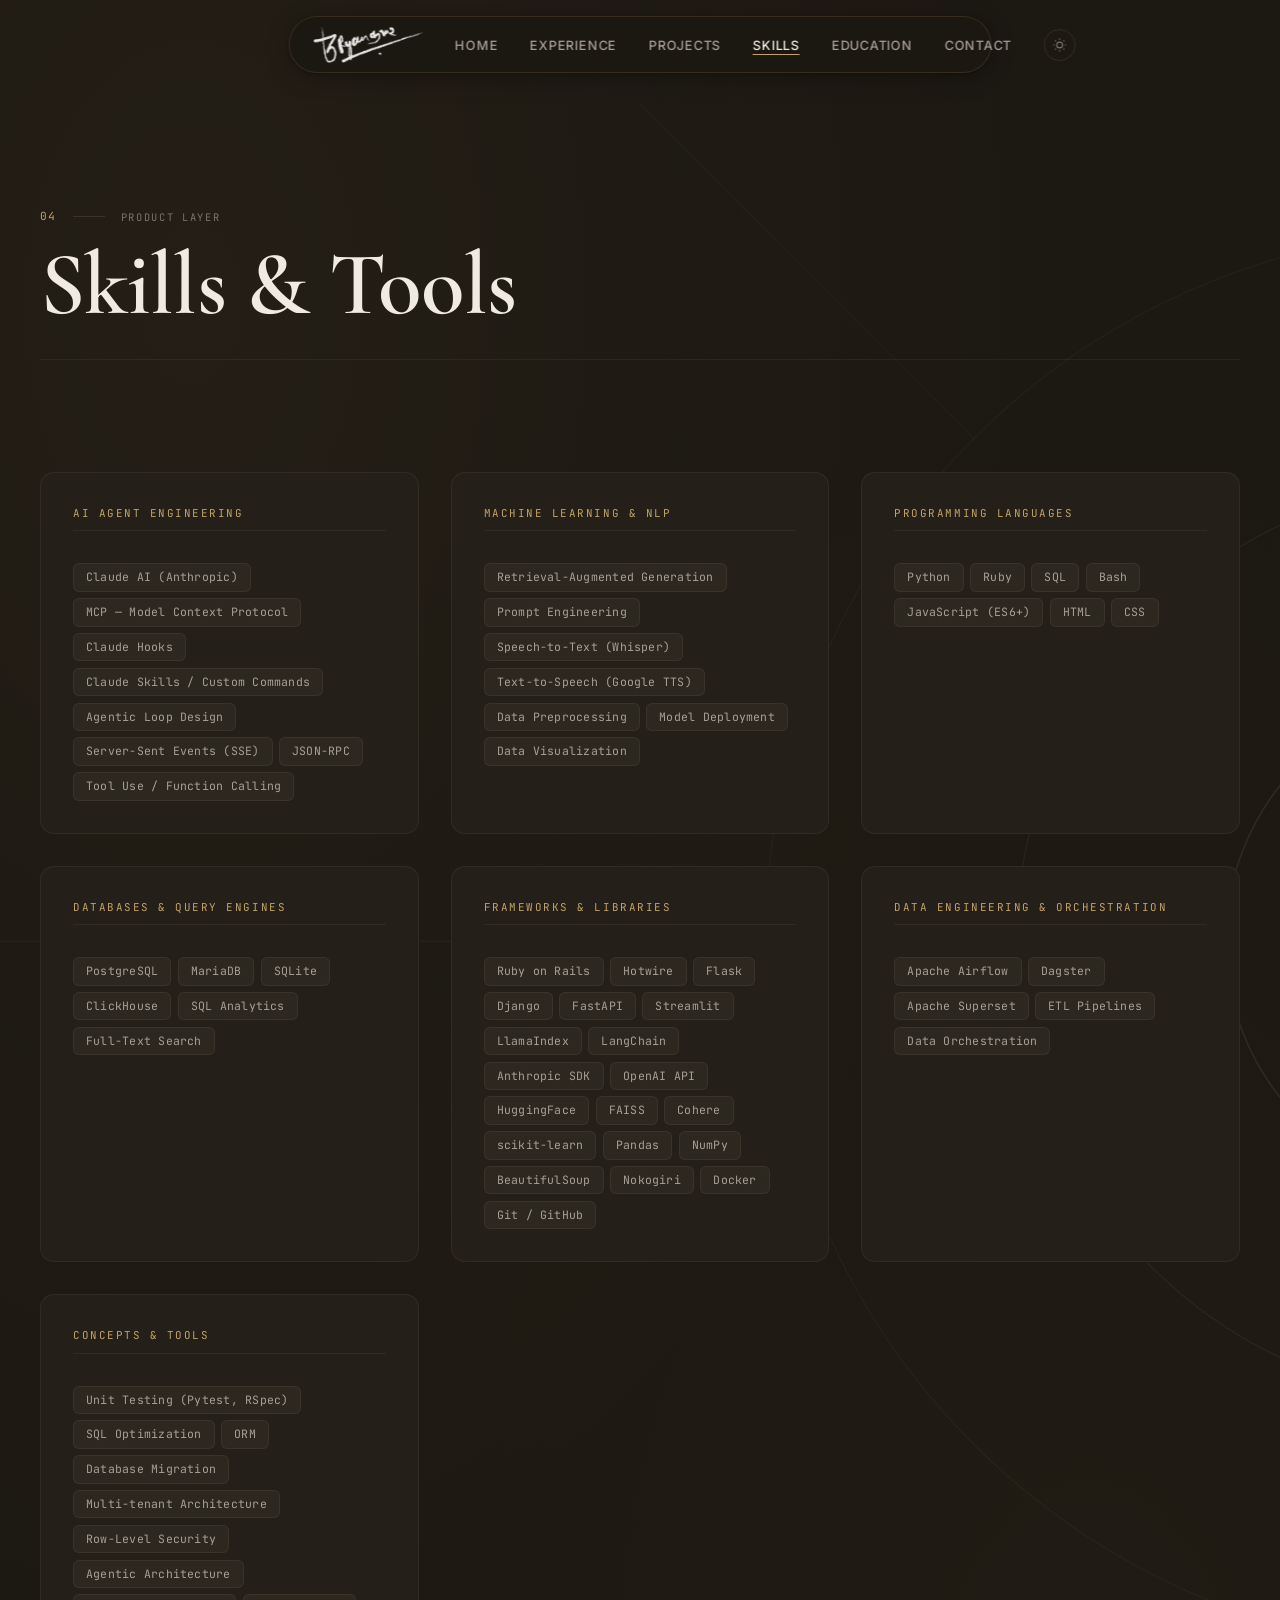
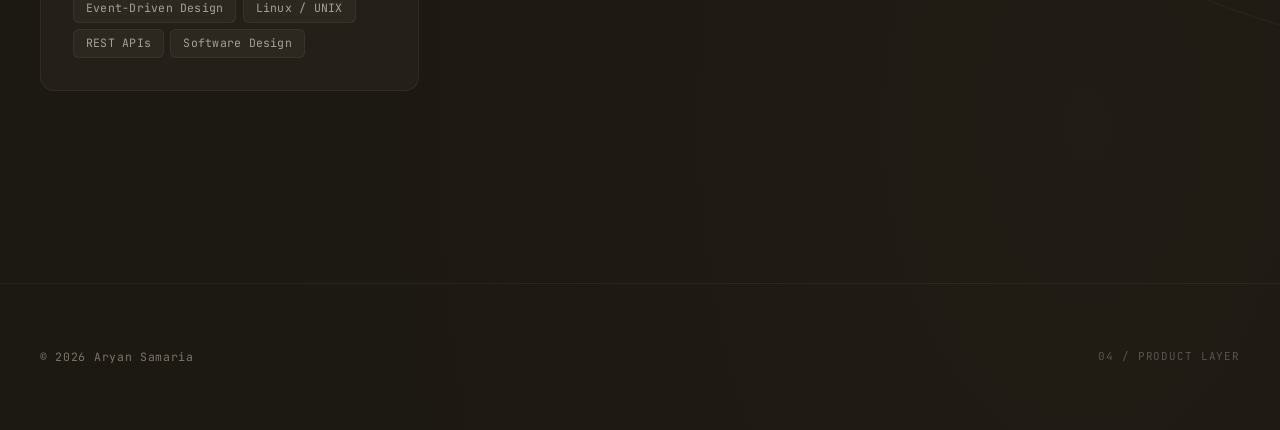
<file: skills.html>
<!DOCTYPE html>
<html lang="en">
<head>
  <meta charset="UTF-8">
  <meta name="viewport" content="width=device-width, initial-scale=1.0">
  <meta name="description" content="Aryan Samaria — Skills & Tools">
  <title>Skills | Aryan Samaria</title>
  <link rel="stylesheet" href="styles/main.css">
  <link rel="preconnect" href="https://fonts.googleapis.com">
  <link rel="preconnect" href="https://fonts.gstatic.com" crossorigin>
  <link href="https://fonts.googleapis.com/css2?family=Cormorant+Garamond:ital,wght@0,300;0,400;0,500;0,600;0,700;1,300;1,400;1,500;1,600;1,700&family=Inter:wght@300;400;500;600;700&family=JetBrains+Mono:wght@400;500;600&display=swap" rel="stylesheet">
</head>
<body>

  <nav class="system-flow" id="system-flow" aria-label="Site navigation">
    <div class="flow-track">
      <a href="index.html"      class="flow-node" data-layer="home"       title="Home"></a>
      <a href="experience.html" class="flow-node" data-layer="experience" title="Experience"></a>
      <a href="projects.html"   class="flow-node" data-layer="projects"   title="Projects"></a>
      <a href="skills.html"     class="flow-node" data-layer="skills"     title="Skills"></a>
      <a href="education.html"  class="flow-node" data-layer="education"  title="Education"></a>
      <a href="contact.html"    class="flow-node" data-layer="contact"    title="Contact"></a>
    </div>
  </nav>

  <nav class="navbar" id="navbar">
    <div class="nav-pill">
      <a href="index.html" class="nav-logo" aria-label="Aryan Samaria — Home"><img src="assets/logo.png" alt="Aryan Samaria" class="nav-logo-img"></a>
      <ul class="nav-menu" id="nav-menu">
        <li><a href="index.html"      class="nav-link">Home</a></li>
        <li><a href="experience.html" class="nav-link">Experience</a></li>
        <li><a href="projects.html"   class="nav-link">Projects</a></li>
        <li><a href="skills.html"     class="nav-link">Skills</a></li>
        <li><a href="education.html"  class="nav-link">Education</a></li>
        <li><a href="contact.html"    class="nav-link">Contact</a></li>
      </ul>
      <div class="nav-right">
        <button class="theme-toggle" id="theme-toggle" aria-label="Toggle theme">
          <svg class="icon-sun" viewBox="0 0 24 24" fill="none" stroke="currentColor" stroke-width="2" aria-hidden="true">
            <circle cx="12" cy="12" r="5"/><line x1="12" y1="1" x2="12" y2="3"/>
            <line x1="12" y1="21" x2="12" y2="23"/><line x1="4.22" y1="4.22" x2="5.64" y2="5.64"/>
            <line x1="18.36" y1="18.36" x2="19.78" y2="19.78"/><line x1="1" y1="12" x2="3" y2="12"/>
            <line x1="21" y1="12" x2="23" y2="12"/><line x1="4.22" y1="19.78" x2="5.64" y2="18.36"/>
            <line x1="18.36" y1="5.64" x2="19.78" y2="4.22"/>
          </svg>
          <svg class="icon-moon" viewBox="0 0 24 24" fill="none" stroke="currentColor" stroke-width="2" aria-hidden="true">
            <path d="M21 12.79A9 9 0 1 1 11.21 3 7 7 0 0 0 21 12.79z"/>
          </svg>
        </button>
        <button class="nav-toggle" id="nav-toggle" aria-label="Toggle navigation">
          <span></span><span></span><span></span>
        </button>
      </div>
    </div>
  </nav>

  <section class="page-section" id="skills" data-layer="skills">

    <!-- Architectural backdrop — Network / Interconnected knowledge -->
    <div class="page-backdrop" aria-hidden="true">
      <svg viewBox="0 0 1400 900" xmlns="http://www.w3.org/2000/svg" preserveAspectRatio="xMidYMid slice">
        <!-- Concentric rings — knowledge expanding outward -->
        <circle cx="1100" cy="450" r="340" stroke="currentColor" stroke-width="0.5" fill="none" opacity="0.04"/>
        <circle cx="1100" cy="450" r="220" stroke="currentColor" stroke-width="0.5" fill="none" opacity="0.06"/>
        <circle cx="1100" cy="450" r="120" stroke="currentColor" stroke-width="0.75" fill="none" opacity="0.08"/>
        <circle cx="1100" cy="450" r="42"  stroke="currentColor" stroke-width="0.5" fill="none" opacity="0.12"/>
        <!-- Radial spokes from hub -->
        <line x1="1100" y1="110" x2="1100" y2="0"    stroke="currentColor" stroke-width="0.5" opacity="0.04"/>
        <line x1="1100" y1="790" x2="1100" y2="900"   stroke="currentColor" stroke-width="0.5" opacity="0.04"/>
        <line x1="760"  y1="450" x2="0"    y2="450"   stroke="currentColor" stroke-width="0.5" opacity="0.04"/>
        <line x1="1440" y1="450" x2="1400" y2="450"   stroke="currentColor" stroke-width="0.5" opacity="0.04"/>
        <!-- Diagonal spoke NW -->
        <line x1="860"  y1="210" x2="700"  y2="50"    stroke="currentColor" stroke-width="0.5" opacity="0.03"/>
        <!-- Left edge horizontal rules -->
        <line x1="0" y1="280" x2="300" y2="280" stroke="currentColor" stroke-width="0.5" opacity="0.04"/>
        <line x1="0" y1="620" x2="300" y2="620" stroke="currentColor" stroke-width="0.5" opacity="0.03"/>
        <!-- Corner brackets -->
        <path d="M 60 60 L 60 28 L 92 28"   stroke="currentColor" stroke-width="1" fill="none" opacity="0.22"/>
        <path d="M 1340 840 L 1340 872 L 1308 872" stroke="currentColor" stroke-width="1" fill="none" opacity="0.15"/>
      </svg>
    </div>

    <div class="section-container">

      <header class="section-header" data-scroll>
        <div class="section-eyebrow">
          <span class="section-num">04</span>
          <span class="eyebrow-line"></span>
          <span class="section-tag">Product Layer</span>
        </div>
        <h1 class="section-title">Skills & Tools</h1>
        <div class="section-rule"></div>
      </header>

      <div class="skills-grid">

        <div class="skill-module" data-scroll>
          <span class="skill-module-label">AI Agent Engineering</span>
          <div class="skill-tags">
            <span class="tag">Claude AI (Anthropic)</span>
            <span class="tag">MCP — Model Context Protocol</span>
            <span class="tag">Claude Hooks</span>
            <span class="tag">Claude Skills / Custom Commands</span>
            <span class="tag">Agentic Loop Design</span>
            <span class="tag">Server-Sent Events (SSE)</span>
            <span class="tag">JSON-RPC</span>
            <span class="tag">Tool Use / Function Calling</span>
          </div>
        </div>

        <div class="skill-module" data-scroll data-delay="1">
          <span class="skill-module-label">Machine Learning & NLP</span>
          <div class="skill-tags">
            <span class="tag">Retrieval-Augmented Generation</span>
            <span class="tag">Prompt Engineering</span>
            <span class="tag">Speech-to-Text (Whisper)</span>
            <span class="tag">Text-to-Speech (Google TTS)</span>
            <span class="tag">Data Preprocessing</span>
            <span class="tag">Model Deployment</span>
            <span class="tag">Data Visualization</span>
          </div>
        </div>

        <div class="skill-module" data-scroll data-delay="2">
          <span class="skill-module-label">Programming Languages</span>
          <div class="skill-tags">
            <span class="tag">Python</span>
            <span class="tag">Ruby</span>
            <span class="tag">SQL</span>
            <span class="tag">Bash</span>
            <span class="tag">JavaScript (ES6+)</span>
            <span class="tag">HTML</span>
            <span class="tag">CSS</span>
          </div>
        </div>

        <div class="skill-module" data-scroll>
          <span class="skill-module-label">Databases & Query Engines</span>
          <div class="skill-tags">
            <span class="tag">PostgreSQL</span>
            <span class="tag">MariaDB</span>
            <span class="tag">SQLite</span>
            <span class="tag">ClickHouse</span>
            <span class="tag">SQL Analytics</span>
            <span class="tag">Full-Text Search</span>
          </div>
        </div>

        <div class="skill-module" data-scroll data-delay="1">
          <span class="skill-module-label">Frameworks & Libraries</span>
          <div class="skill-tags">
            <span class="tag">Ruby on Rails</span>
            <span class="tag">Hotwire</span>
            <span class="tag">Flask</span>
            <span class="tag">Django</span>
            <span class="tag">FastAPI</span>
            <span class="tag">Streamlit</span>
            <span class="tag">LlamaIndex</span>
            <span class="tag">LangChain</span>
            <span class="tag">Anthropic SDK</span>
            <span class="tag">OpenAI API</span>
            <span class="tag">HuggingFace</span>
            <span class="tag">FAISS</span>
            <span class="tag">Cohere</span>
            <span class="tag">scikit-learn</span>
            <span class="tag">Pandas</span>
            <span class="tag">NumPy</span>
            <span class="tag">BeautifulSoup</span>
            <span class="tag">Nokogiri</span>
            <span class="tag">Docker</span>
            <span class="tag">Git / GitHub</span>
          </div>
        </div>

        <div class="skill-module" data-scroll data-delay="2">
          <span class="skill-module-label">Data Engineering & Orchestration</span>
          <div class="skill-tags">
            <span class="tag">Apache Airflow</span>
            <span class="tag">Dagster</span>
            <span class="tag">Apache Superset</span>
            <span class="tag">ETL Pipelines</span>
            <span class="tag">Data Orchestration</span>
          </div>
        </div>

        <div class="skill-module" data-scroll>
          <span class="skill-module-label">Concepts & Tools</span>
          <div class="skill-tags">
            <span class="tag">Unit Testing (Pytest, RSpec)</span>
            <span class="tag">SQL Optimization</span>
            <span class="tag">ORM</span>
            <span class="tag">Database Migration</span>
            <span class="tag">Multi-tenant Architecture</span>
            <span class="tag">Row-Level Security</span>
            <span class="tag">Agentic Architecture</span>
            <span class="tag">Event-Driven Design</span>
            <span class="tag">Linux / UNIX</span>
            <span class="tag">REST APIs</span>
            <span class="tag">Software Design</span>
          </div>
        </div>

      </div>
    </div>
  </section>

  <footer class="footer">
    <div class="footer-inner">
      <span class="footer-text">&copy; <span id="current-year"></span> Aryan Samaria</span>
      <span class="footer-tag">04 / PRODUCT LAYER</span>
    </div>
  </footer>

  <script src="scripts/main.js"></script>
</body>
</html>
</file>
<file: styles/main.css>
/* ============================================
   EDITORIAL PORTFOLIO — Warm Cream Aesthetic
   Architectural · Cinematic · Premium
   ============================================ */

/* ─── DESIGN TOKENS ───────────────────────────── */
:root {
  /* Surfaces */
  --color-bg:          #f6f1e8;
  --color-surface:     #efe7db;
  --color-surface-2:   #e8ddd0;
  --color-surface-3:   #dfd3c4;

  /* Text */
  --color-text:        #2a241f;
  --color-text-muted:  #7d7468;
  --color-text-dim:    #a89f96;
  --color-text-faint:  #c4bbb3;

  /* Gold Accent */
  --color-accent:      #b08d57;
  --color-accent-alt:  #c4a265;
  --color-accent-soft: rgba(176, 141, 87, 0.10);
  --color-accent-ring: rgba(176, 141, 87, 0.25);

  /* Borders */
  --color-border:      rgba(80, 60, 40, 0.09);
  --color-border-soft: rgba(80, 60, 40, 0.05);
  --color-border-mid:  rgba(80, 60, 40, 0.15);

  /* Glass Nav */
  --nav-bg:   rgba(246, 241, 232, 0.90);
  --nav-blur: blur(20px);
  --nav-ring: rgba(176, 141, 87, 0.18);

  /* Typography */
  --font-serif: 'Cormorant Garamond', Georgia, serif;
  --font-sans:  'Inter', -apple-system, BlinkMacSystemFont, sans-serif;
  --font-mono:  'JetBrains Mono', 'Courier New', monospace;

  /* Shadows */
  --shadow-xs:  0 2px 8px  rgba(60, 40, 20, 0.06);
  --shadow-sm:  0 4px 20px rgba(60, 40, 20, 0.08);
  --shadow-md:  0 12px 48px rgba(60, 40, 20, 0.10);
  --shadow-lg:  0 24px 80px rgba(60, 40, 20, 0.14);
  --shadow-nav: 0 4px 24px rgba(60, 40, 20, 0.12), 0 1px 4px rgba(60, 40, 20, 0.08);

  /* Spacing */
  --sp-2xs: 0.25rem;
  --sp-xs:  0.5rem;
  --sp-sm:  1rem;
  --sp-md:  2rem;
  --sp-lg:  4rem;
  --sp-xl:  7rem;
  --sp-xxl: 12rem;

  /* Radii */
  --r-sm:   6px;
  --r-md:   14px;
  --r-lg:   24px;
  --r-pill: 100px;

  /* Motion */
  --t-fast: 0.18s cubic-bezier(0.25, 0.46, 0.45, 0.94);
  --t-base: 0.40s cubic-bezier(0.25, 0.46, 0.45, 0.94);
  --t-slow: 0.70s cubic-bezier(0.25, 0.46, 0.45, 0.94);
  --t-long: 1.00s cubic-bezier(0.25, 0.46, 0.45, 0.94);
}

/* ─── DARK THEME — Warm Charcoal ─────────────── */
[data-theme="dark"] {
  --color-bg:          #1c1812;
  --color-surface:     #242019;
  --color-surface-2:   #2c2820;
  --color-surface-3:   #343028;

  --color-text:        #f0ebe2;
  --color-text-muted:  #a89f96;
  --color-text-dim:    #7d7468;
  --color-text-faint:  #5a5450;

  --color-accent:      #c4a265;
  --color-accent-alt:  #d4b278;
  --color-accent-soft: rgba(196, 162, 101, 0.10);
  --color-accent-ring: rgba(196, 162, 101, 0.22);

  --color-border:      rgba(220, 200, 160, 0.07);
  --color-border-soft: rgba(220, 200, 160, 0.04);
  --color-border-mid:  rgba(220, 200, 160, 0.13);

  --nav-bg:   rgba(28, 24, 18, 0.92);
  --nav-ring: rgba(196, 162, 101, 0.16);

  --shadow-xs:  0 2px 8px  rgba(0, 0, 0, 0.20);
  --shadow-sm:  0 4px 20px rgba(0, 0, 0, 0.25);
  --shadow-md:  0 12px 48px rgba(0, 0, 0, 0.30);
  --shadow-lg:  0 24px 80px rgba(0, 0, 0, 0.40);
  --shadow-nav: 0 4px 24px rgba(0, 0, 0, 0.30), 0 1px 4px rgba(0, 0, 0, 0.20);
}

/* ─── RESET & BASE ────────────────────────────── */
*, *::before, *::after {
  margin: 0;
  padding: 0;
  box-sizing: border-box;
}

html {
  scroll-behavior: smooth;
  font-size: 16px;
  background: var(--color-bg);
}

body {
  font-family: var(--font-sans);
  color: var(--color-text);
  background: var(--color-bg);
  line-height: 1.6;
  overflow-x: hidden;
  -webkit-font-smoothing: antialiased;
  -moz-osx-font-smoothing: grayscale;
  transition: background var(--t-base), color var(--t-base);
  animation: pageEnter 0.5s cubic-bezier(0.25, 0.46, 0.45, 0.94) forwards;
}

@keyframes pageEnter {
  from { opacity: 0; transform: translateY(6px); }
  to   { opacity: 1; transform: translateY(0); }
}

/* Warm atmosphere overlay */
body::before {
  content: '';
  position: fixed;
  inset: 0;
  background:
    radial-gradient(ellipse at 15% 15%, rgba(176, 141, 87, 0.05) 0%, transparent 55%),
    radial-gradient(ellipse at 85% 85%, rgba(176, 141, 87, 0.03) 0%, transparent 55%);
  pointer-events: none;
  z-index: 0;
}

a {
  text-decoration: none;
  color: inherit;
}

img { display: block; max-width: 100%; }

/* ─── NAVIGATION — Floating Pill ─────────────── */
.navbar {
  position: fixed;
  top: var(--sp-sm);
  left: 50%;
  transform: translateX(-50%);
  z-index: 1000;
  width: auto;
  max-width: min(900px, calc(100vw - var(--sp-md)));
  pointer-events: none;
}

.nav-pill {
  display: flex;
  align-items: center;
  gap: var(--sp-md);
  padding: 0.6rem 1.5rem;
  background: var(--nav-bg);
  backdrop-filter: var(--nav-blur);
  -webkit-backdrop-filter: var(--nav-blur);
  border: 1px solid var(--nav-ring);
  border-radius: var(--r-pill);
  box-shadow: var(--shadow-nav);
  pointer-events: all;
  transition: box-shadow var(--t-base), background var(--t-base);
}

.navbar.scrolled .nav-pill {
  box-shadow: var(--shadow-lg);
}

.nav-logo {
  flex-shrink: 0;
  display: flex;
  align-items: center;
}

.nav-logo-img {
  height: 36px;
  width: auto;
  display: block;
  opacity: 0.85;
  transition: opacity var(--t-base);
}

.nav-logo:hover .nav-logo-img {
  opacity: 1;
}

[data-theme="dark"] .nav-logo-img {
  filter: invert(1);
  opacity: 0.9;
}

.nav-menu {
  display: flex;
  list-style: none;
  gap: var(--sp-md);
  align-items: center;
  flex: 1;
  justify-content: center;
}

.nav-link {
  font-size: 0.8rem;
  font-weight: 500;
  color: var(--color-text-muted);
  text-transform: uppercase;
  letter-spacing: 0.06em;
  transition: color var(--t-fast);
  position: relative;
  padding-bottom: 2px;
}

.nav-link::after {
  content: '';
  position: absolute;
  bottom: 0;
  left: 0;
  width: 0;
  height: 1px;
  background: var(--color-accent);
  transition: width var(--t-base);
}

.nav-link:hover,
.nav-link.active {
  color: var(--color-text);
}

.nav-link:hover::after,
.nav-link.active::after {
  width: 100%;
}

.nav-right {
  display: flex;
  align-items: center;
  gap: var(--sp-xs);
  flex-shrink: 0;
}

/* Theme Toggle */
.theme-toggle {
  width: 32px;
  height: 32px;
  display: flex;
  align-items: center;
  justify-content: center;
  background: transparent;
  border: 1px solid var(--color-border-mid);
  border-radius: 50%;
  color: var(--color-text-dim);
  cursor: pointer;
  padding: 0;
  transition: all var(--t-fast);
  position: relative;
  overflow: hidden;
}

.theme-toggle:hover {
  border-color: var(--color-accent);
  color: var(--color-accent);
  background: var(--color-accent-soft);
}

.theme-toggle svg {
  width: 14px;
  height: 14px;
  position: absolute;
  transition: all var(--t-base);
}

/* Light (default): show moon (click to go dark) */
.theme-toggle .icon-moon {
  opacity: 1;
  transform: rotate(0deg);
}
.theme-toggle .icon-sun {
  opacity: 0;
  transform: rotate(45deg);
}

/* Dark mode: show sun (click to go light) */
[data-theme="dark"] .theme-toggle .icon-moon {
  opacity: 0;
  transform: rotate(-45deg);
}
[data-theme="dark"] .theme-toggle .icon-sun {
  opacity: 1;
  transform: rotate(0deg);
}

/* Mobile Hamburger */
.nav-toggle {
  display: none;
  flex-direction: column;
  gap: 4px;
  background: none;
  border: none;
  cursor: pointer;
  padding: var(--sp-xs);
}

.nav-toggle span {
  width: 20px;
  height: 1.5px;
  background: var(--color-text-muted);
  transition: all var(--t-base);
  display: block;
}

.nav-toggle.active span:nth-child(1) {
  transform: rotate(45deg) translate(4px, 4px);
}
.nav-toggle.active span:nth-child(2) {
  opacity: 0;
}
.nav-toggle.active span:nth-child(3) {
  transform: rotate(-45deg) translate(4px, -4px);
}

/* ─── SYSTEM FLOW — Architectural Indicator ── */
.system-flow {
  position: fixed;
  left: 1.75rem;
  top: 50%;
  transform: translateY(-50%);
  z-index: 100;
  opacity: 0;
  animation: flowAppear 0.6s 0.8s var(--t-base) forwards;
}

@keyframes flowAppear {
  to { opacity: 0.45; }
}

.system-flow:hover {
  opacity: 1;
  transition: opacity var(--t-base);
}

.flow-track {
  position: relative;
  display: flex;
  flex-direction: column;
  align-items: center;
  gap: 1.1rem;
  padding: 0.4rem 0;
}

.flow-track::before {
  content: '';
  position: absolute;
  top: 0;
  bottom: 0;
  left: 50%;
  transform: translateX(-50%);
  width: 1px;
  background: var(--color-border-mid);
}

.flow-node {
  width: 7px;
  height: 7px;
  border-radius: 50%;
  background: var(--color-bg);
  border: 1.5px solid var(--color-text-faint);
  position: relative;
  z-index: 1;
  transition: all var(--t-base);
  cursor: pointer;
  display: block;
}

.flow-node::after {
  content: attr(title);
  position: absolute;
  left: 14px;
  top: 50%;
  transform: translateY(-50%);
  font-family: var(--font-mono);
  font-size: 0.58rem;
  color: var(--color-text-dim);
  white-space: nowrap;
  opacity: 0;
  transition: opacity var(--t-base);
  letter-spacing: 0.1em;
  text-transform: uppercase;
}

.system-flow:hover .flow-node::after {
  opacity: 1;
}

.flow-node.active {
  background: var(--color-accent);
  border-color: var(--color-accent);
  transform: scale(1.5);
  box-shadow: 0 0 10px var(--color-accent-soft);
}

.flow-node:hover {
  border-color: var(--color-accent);
  background: var(--color-accent-soft);
}

/* ─── PAGE STRUCTURE ──────────────────────────── */
.page-section {
  min-height: 100vh;
  position: relative;
  padding: calc(var(--sp-xxl) + 1rem) var(--sp-md) var(--sp-xxl);
  z-index: 1;
}

.section-container {
  max-width: 1200px;
  margin: 0 auto;
  width: 100%;
  position: relative;
  z-index: 1;
}

/* ─── PAGE BACKDROP — Architectural SVG ──────── */
.page-backdrop {
  position: absolute;
  inset: 0;
  pointer-events: none;
  overflow: hidden;
  z-index: 0;
}

.page-backdrop svg {
  width: 100%;
  height: 100%;
  position: absolute;
  top: 0;
  left: 0;
  color: var(--color-text);
}

/* Section Header — Editorial Style */
.section-header {
  margin-bottom: var(--sp-xl);
}

.section-eyebrow {
  display: flex;
  align-items: center;
  gap: var(--sp-sm);
  margin-bottom: var(--sp-sm);
}

.section-num {
  font-family: var(--font-mono);
  font-size: 0.7rem;
  color: var(--color-accent);
  letter-spacing: 0.12em;
}

.eyebrow-line {
  width: 32px;
  height: 1px;
  background: var(--color-border-mid);
}

.section-tag {
  font-family: var(--font-mono);
  font-size: 0.65rem;
  color: var(--color-text-dim);
  text-transform: uppercase;
  letter-spacing: 0.16em;
}

.section-title {
  font-family: var(--font-serif);
  font-size: clamp(3.5rem, 7vw, 6.5rem);
  font-weight: 600;
  line-height: 0.95;
  letter-spacing: -0.01em;
  color: var(--color-text);
  margin-bottom: var(--sp-md);
}

.section-rule {
  width: 100%;
  height: 1px;
  background: var(--color-border);
  margin-top: var(--sp-md);
}

/* ─── HERO SECTION ────────────────────────────── */
.hero {
  min-height: 100vh;
  display: flex;
  flex-direction: column;
  justify-content: center;
  padding: calc(var(--sp-xl) + 2rem) var(--sp-md) var(--sp-xl);
  position: relative;
  overflow: hidden;
  z-index: 1;
}

/* Architectural backdrop */
.arch-backdrop {
  position: absolute;
  inset: 0;
  pointer-events: none;
  overflow: hidden;
}

.arch-svg {
  width: 100%;
  height: 100%;
  position: absolute;
  top: 0;
  left: 0;
  color: var(--color-text);
  opacity: 1;
}

/* Hero layout — three-column: name | photo | info */
.hero-layout {
  max-width: 1300px;
  margin: 0 auto;
  width: 100%;
  display: grid;
  grid-template-columns: 1.1fr 0.75fr 1fr;
  gap: var(--sp-lg);
  align-items: center;
}

.hero-left {
  position: relative;
}

.hero-greeting {
  display: inline-block;
  font-family: var(--font-mono);
  font-size: 0.75rem;
  color: var(--color-accent);
  letter-spacing: 0.2em;
  text-transform: uppercase;
  margin-bottom: var(--sp-md);
  opacity: 0.8;
}

.hero-name {
  font-family: var(--font-serif);
  font-size: clamp(5rem, 11vw, 10.5rem);
  font-weight: 600;
  line-height: 0.90;
  letter-spacing: -0.02em;
  color: var(--color-text);
  margin-bottom: var(--sp-md);
}

.hero-name-line {
  display: block;
}

.hero-name-accent {
  color: var(--color-accent);
  font-style: italic;
  font-weight: 300;
}

.hero-role {
  display: flex;
  align-items: center;
  gap: var(--sp-sm);
  padding-top: var(--sp-sm);
  border-top: 1px solid var(--color-border);
}

.hero-role-text {
  font-family: var(--font-serif);
  font-size: 1.25rem;
  font-weight: 400;
  color: var(--color-text-muted);
  font-style: italic;
}

/* Hero right column */
.hero-right {
  display: flex;
  flex-direction: column;
  gap: var(--sp-lg);
  padding-top: 0;
}

.hero-description {
  font-size: 1.1rem;
  line-height: 1.75;
  color: var(--color-text-muted);
  max-width: 480px;
}

.hero-meta {
  display: flex;
  flex-direction: column;
  gap: var(--sp-sm);
}

.meta-row {
  display: flex;
  align-items: baseline;
  gap: var(--sp-sm);
}

.meta-key {
  font-family: var(--font-mono);
  font-size: 0.65rem;
  color: var(--color-text-dim);
  text-transform: uppercase;
  letter-spacing: 0.14em;
  flex-shrink: 0;
  width: 70px;
}

.meta-sep {
  color: var(--color-text-faint);
  font-family: var(--font-mono);
  font-size: 0.75rem;
}

.meta-val {
  font-size: 0.95rem;
  color: var(--color-text-muted);
}

.hero-links {
  display: flex;
  flex-wrap: wrap;
  gap: var(--sp-sm);
}

.hero-link {
  display: inline-flex;
  align-items: center;
  gap: 0.5rem;
  padding: 0.5rem 1.1rem;
  background: var(--color-surface);
  border: 1px solid var(--color-border);
  border-radius: var(--r-pill);
  font-size: 0.825rem;
  color: var(--color-text-muted);
  transition: all var(--t-base);
  font-weight: 500;
}

.hero-link:hover {
  border-color: var(--color-accent-ring);
  color: var(--color-accent);
  background: var(--color-accent-soft);
  transform: translateY(-2px);
  box-shadow: var(--shadow-sm);
}

.hero-link svg {
  flex-shrink: 0;
}

/* Scroll indicator */
.hero-scroll {
  position: absolute;
  bottom: var(--sp-lg);
  left: 50%;
  transform: translateX(-50%);
  display: flex;
  flex-direction: column;
  align-items: center;
  gap: var(--sp-xs);
  opacity: 0.35;
}

.scroll-label {
  font-family: var(--font-mono);
  font-size: 0.6rem;
  color: var(--color-text-dim);
  text-transform: uppercase;
  letter-spacing: 0.2em;
}

.scroll-line {
  width: 1px;
  height: 48px;
  background: linear-gradient(to bottom, var(--color-accent), transparent);
  animation: scrollPulse 2.5s ease-in-out infinite;
}

@keyframes scrollPulse {
  0%, 100% { opacity: 0.3; transform: scaleY(1); }
  50%       { opacity: 1;   transform: scaleY(1.1); }
}

/* ─── HERO PHOTO — Editorial Portrait ────────── */
.hero-photo {
  display: flex;
  flex-direction: column;
  gap: var(--sp-sm);
  align-self: stretch;
  padding: var(--sp-sm) 0;
}

.hero-photo-frame {
  position: relative;
  width: 100%;
  flex: 1;
  overflow: hidden;
  border-radius: var(--r-md);
  box-shadow: var(--shadow-lg);
  min-height: 420px;
}

.hero-photo-img {
  width: 100%;
  height: 120%;
  object-fit: cover;
  object-position: center 15%;
  display: block;
  filter: sepia(6%) saturate(88%) contrast(1.02);
  transition: transform var(--t-slow);
  transform: scale(1.4);
}

.hero-photo-frame:hover .hero-photo-img {
  transform: scale(1.04);
}

.hero-photo-veil {
  position: absolute;
  inset: 0;
  background:
    linear-gradient(to bottom, transparent 55%, rgba(246, 241, 232, 0.50) 100%),
    linear-gradient(to left, transparent 65%, rgba(246, 241, 232, 0.22) 100%);
  pointer-events: none;
  z-index: 1;
}

[data-theme="dark"] .hero-photo-veil {
  background:
    linear-gradient(to bottom, transparent 55%, rgba(28, 24, 18, 0.55) 100%),
    linear-gradient(to left, transparent 65%, rgba(28, 24, 18, 0.28) 100%);
}

[data-theme="dark"] .hero-photo-img {
  filter: sepia(5%) saturate(78%) brightness(0.87) contrast(1.06);
}

.hero-photo-frame::after {
  content: '';
  position: absolute;
  inset: 0;
  box-shadow: inset 0 0 0 1px rgba(176, 141, 87, 0.22);
  border-radius: inherit;
  pointer-events: none;
  z-index: 2;
}

.hero-photo-corner {
  position: absolute;
  width: 26px;
  height: 26px;
  color: var(--color-accent);
  opacity: 0.55;
  z-index: 3;
  pointer-events: none;
}

.hero-photo-corner--tl { top: 12px; left: 12px; }
.hero-photo-corner--br { bottom: 12px; right: 12px; }

.hero-photo-label {
  display: flex;
  align-items: center;
  gap: var(--sp-sm);
  padding: 0 var(--sp-2xs);
}

.photo-label-num {
  font-family: var(--font-mono);
  font-size: 0.6rem;
  color: var(--color-accent);
  letter-spacing: 0.1em;
}

.photo-label-text {
  font-family: var(--font-mono);
  font-size: 0.6rem;
  color: var(--color-text-dim);
  text-transform: uppercase;
  letter-spacing: 0.16em;
}

/* ─── EXPERIENCE SECTION ──────────────────────── */
.exp-list {
  display: flex;
  flex-direction: column;
  gap: var(--sp-md);
}

.exp-card {
  background: var(--color-surface);
  border: 1px solid var(--color-border);
  border-radius: var(--r-md);
  padding: var(--sp-lg);
  transition: box-shadow var(--t-base), transform var(--t-base);
  position: relative;
  overflow: hidden;
}

.exp-card::before {
  content: '';
  position: absolute;
  top: 0;
  left: 0;
  width: 3px;
  height: 100%;
  background: var(--color-accent);
  opacity: 0;
  transition: opacity var(--t-base);
}

.exp-card:hover {
  box-shadow: var(--shadow-md);
  transform: translateY(-2px);
}

.exp-card:hover::before {
  opacity: 1;
}

.exp-header {
  display: flex;
  justify-content: space-between;
  align-items: flex-start;
  margin-bottom: var(--sp-lg);
  padding-bottom: var(--sp-md);
  border-bottom: 1px solid var(--color-border);
  flex-wrap: wrap;
  gap: var(--sp-sm);
}

.exp-company {
  font-family: var(--font-serif);
  font-size: 1.875rem;
  font-weight: 600;
  color: var(--color-accent);
  letter-spacing: -0.01em;
}

.exp-timeline {
  text-align: right;
}

.exp-period {
  font-family: var(--font-mono);
  font-size: 0.72rem;
  color: var(--color-text-dim);
  letter-spacing: 0.06em;
  display: block;
}

.exp-location {
  font-family: var(--font-mono);
  font-size: 0.72rem;
  color: var(--color-text-faint);
  letter-spacing: 0.06em;
  display: block;
  margin-top: 0.2rem;
}

.exp-details {
  display: grid;
  gap: 0;
}

.exp-row {
  display: grid;
  grid-template-columns: 180px 1fr;
  gap: var(--sp-md);
  padding: var(--sp-sm) 0;
  border-bottom: 1px solid var(--color-border-soft);
}

.exp-row:last-child {
  border-bottom: none;
}

.exp-label {
  font-family: var(--font-mono);
  font-size: 0.65rem;
  color: var(--color-text-dim);
  text-transform: uppercase;
  letter-spacing: 0.14em;
  padding-top: 0.2rem;
}

.exp-value {
  font-size: 0.975rem;
  line-height: 1.7;
  color: var(--color-text-muted);
}

/* ─── PROJECTS SECTION ────────────────────────── */
.projects-list {
  display: flex;
  flex-direction: column;
}

.project-item {
  border-top: 1px solid var(--color-border);
  padding: var(--sp-lg) 0;
  cursor: pointer;
  transition: background var(--t-fast);
}

.project-item:last-child {
  border-bottom: 1px solid var(--color-border);
}

.project-header-row {
  display: grid;
  grid-template-columns: 48px 1fr 40px;
  gap: var(--sp-md);
  align-items: start;
  margin-bottom: var(--sp-sm);
}

.project-idx {
  font-family: var(--font-mono);
  font-size: 0.68rem;
  color: var(--color-text-faint);
  padding-top: 0.4rem;
  letter-spacing: 0.06em;
}

.project-info {
  flex: 1;
}

.project-name {
  font-family: var(--font-serif);
  font-size: clamp(1.5rem, 3vw, 2.4rem);
  font-weight: 600;
  color: var(--color-text);
  line-height: 1.05;
  letter-spacing: -0.01em;
  transition: color var(--t-fast);
  margin-bottom: 0.35rem;
}

.project-item:hover .project-name {
  color: var(--color-accent);
}

.project-kind {
  font-family: var(--font-mono);
  font-size: 0.68rem;
  color: var(--color-text-dim);
  text-transform: uppercase;
  letter-spacing: 0.12em;
}

.project-expand-btn {
  width: 32px;
  height: 32px;
  border-radius: 50%;
  border: 1px solid var(--color-border-mid);
  background: transparent;
  color: var(--color-text-dim);
  cursor: pointer;
  display: flex;
  align-items: center;
  justify-content: center;
  font-size: 1.2rem;
  line-height: 1;
  transition: all var(--t-base);
  flex-shrink: 0;
  margin-top: 0.3rem;
}

.project-item:hover .project-expand-btn {
  border-color: var(--color-accent);
  color: var(--color-accent);
}

.project-item.expanded .project-expand-btn {
  transform: rotate(45deg);
  border-color: var(--color-accent);
  color: var(--color-accent);
  background: var(--color-accent-soft);
}

.project-desc {
  font-size: 0.975rem;
  line-height: 1.75;
  color: var(--color-text-muted);
  max-width: 680px;
  padding-left: calc(48px + var(--sp-md));
  margin-bottom: var(--sp-sm);
}

.project-expandable {
  max-height: 0;
  overflow: hidden;
  opacity: 0;
  transition: max-height 0.7s cubic-bezier(0.25, 0.46, 0.45, 0.94),
              opacity 0.5s cubic-bezier(0.25, 0.46, 0.45, 0.94);
}

.project-item.expanded .project-expandable {
  max-height: 3000px;
  opacity: 1;
}

.project-detail-grid {
  display: grid;
  grid-template-columns: repeat(auto-fill, minmax(280px, 1fr));
  gap: var(--sp-sm);
  padding: var(--sp-md) 0;
  padding-left: calc(48px + var(--sp-md));
  border-top: 1px solid var(--color-border-soft);
  margin-top: var(--sp-sm);
}

.pd-item {
  padding: var(--sp-sm);
  background: var(--color-surface);
  border: 1px solid var(--color-border);
  border-radius: var(--r-sm);
}

.pd-label {
  font-family: var(--font-mono);
  font-size: 0.65rem;
  color: var(--color-accent);
  text-transform: uppercase;
  letter-spacing: 0.12em;
  display: block;
  margin-bottom: 0.5rem;
}

.pd-text {
  font-size: 0.9rem;
  line-height: 1.65;
  color: var(--color-text-muted);
}

.project-tags {
  display: flex;
  flex-wrap: wrap;
  gap: 0.4rem;
  padding-left: calc(48px + var(--sp-md));
  padding-top: var(--sp-sm);
  padding-bottom: var(--sp-xs);
}

/* ─── TAG ─────────────────────────────────────── */
.tag {
  display: inline-block;
  padding: 0.25rem 0.75rem;
  background: var(--color-surface-2);
  border: 1px solid var(--color-border);
  border-radius: var(--r-sm);
  font-family: var(--font-mono);
  font-size: 0.72rem;
  color: var(--color-text-muted);
  transition: all var(--t-fast);
  letter-spacing: 0.02em;
}

.tag:hover {
  border-color: var(--color-accent-ring);
  color: var(--color-accent);
  background: var(--color-accent-soft);
}

/* ─── SKILLS SECTION ──────────────────────────── */
.skills-grid {
  display: grid;
  grid-template-columns: repeat(auto-fill, minmax(290px, 1fr));
  gap: var(--sp-md);
}

.skill-module {
  padding: var(--sp-md);
  background: var(--color-surface);
  border: 1px solid var(--color-border);
  border-radius: var(--r-md);
  transition: box-shadow var(--t-base), transform var(--t-base);
}

.skill-module:hover {
  box-shadow: var(--shadow-sm);
  transform: translateY(-2px);
}

.skill-module-label {
  font-family: var(--font-mono);
  font-size: 0.68rem;
  color: var(--color-accent);
  text-transform: uppercase;
  letter-spacing: 0.14em;
  margin-bottom: var(--sp-md);
  padding-bottom: var(--sp-xs);
  border-bottom: 1px solid var(--color-border);
  display: block;
}

.skill-tags {
  display: flex;
  flex-wrap: wrap;
  gap: 0.4rem;
}

/* ─── EDUCATION SECTION ───────────────────────── */
.edu-blocks {
  display: flex;
  flex-direction: column;
  gap: var(--sp-md);
}

.edu-card {
  background: var(--color-surface);
  border: 1px solid var(--color-border);
  border-radius: var(--r-md);
  padding: var(--sp-lg);
  transition: box-shadow var(--t-base);
}

.edu-card:hover {
  box-shadow: var(--shadow-sm);
}

.edu-institution {
  font-family: var(--font-serif);
  font-size: 1.75rem;
  font-weight: 600;
  color: var(--color-accent);
  letter-spacing: -0.01em;
  margin-bottom: var(--sp-xs);
}

.edu-degree {
  font-size: 1rem;
  color: var(--color-text-muted);
  margin-bottom: var(--sp-sm);
  line-height: 1.5;
}

.edu-meta {
  display: flex;
  gap: var(--sp-md);
  flex-wrap: wrap;
  padding-top: var(--sp-sm);
  border-top: 1px solid var(--color-border);
  margin-top: var(--sp-sm);
}

.edu-meta-item {
  display: flex;
  flex-direction: column;
  gap: 0.2rem;
}

.edu-meta-label {
  font-family: var(--font-mono);
  font-size: 0.63rem;
  color: var(--color-text-dim);
  text-transform: uppercase;
  letter-spacing: 0.12em;
}

.edu-meta-value {
  font-size: 0.9rem;
  color: var(--color-text-muted);
}

/* Achievement + co-curricular cards */
.achievement-card {
  background: var(--color-surface);
  border: 1px solid var(--color-border);
  border-radius: var(--r-md);
  padding: var(--sp-lg);
  display: grid;
  grid-template-columns: 160px 1fr;
  gap: var(--sp-lg);
}

.ach-label {
  font-family: var(--font-mono);
  font-size: 0.68rem;
  color: var(--color-accent);
  text-transform: uppercase;
  letter-spacing: 0.14em;
  padding-top: 0.15rem;
}

.ach-text {
  font-size: 0.975rem;
  line-height: 1.72;
  color: var(--color-text-muted);
}

/* ─── CONTACT SECTION ─────────────────────────── */
.contact-layout {
  max-width: 640px;
  margin: 0 auto;
  text-align: center;
  padding-top: var(--sp-lg);
}

.contact-intro {
  font-family: var(--font-serif);
  font-size: clamp(1.6rem, 3vw, 2.2rem);
  font-weight: 400;
  font-style: italic;
  color: var(--color-text-muted);
  line-height: 1.4;
  margin-bottom: var(--sp-xl);
}

.contact-links {
  display: flex;
  flex-direction: column;
  gap: var(--sp-sm);
  align-items: stretch;
}

.contact-link {
  display: flex;
  align-items: center;
  gap: var(--sp-md);
  padding: var(--sp-md) var(--sp-lg);
  background: var(--color-surface);
  border: 1px solid var(--color-border);
  border-radius: var(--r-md);
  color: var(--color-text-muted);
  transition: all var(--t-base);
  text-align: left;
}

.contact-link:hover {
  border-color: var(--color-accent-ring);
  color: var(--color-accent);
  background: var(--color-accent-soft);
  transform: translateX(4px);
}

.contact-link-label {
  font-family: var(--font-mono);
  font-size: 0.65rem;
  color: var(--color-text-dim);
  text-transform: uppercase;
  letter-spacing: 0.12em;
  margin-bottom: 0.2rem;
}

.contact-link-value {
  font-size: 0.95rem;
  color: inherit;
}

/* ─── FOOTER ──────────────────────────────────── */
.footer {
  border-top: 1px solid var(--color-border);
  padding: var(--sp-lg) var(--sp-md);
  text-align: center;
  position: relative;
  z-index: 1;
}

.footer-inner {
  max-width: 1200px;
  margin: 0 auto;
  display: flex;
  justify-content: space-between;
  align-items: center;
  flex-wrap: wrap;
  gap: var(--sp-sm);
}

.footer-text {
  font-family: var(--font-mono);
  font-size: 0.72rem;
  color: var(--color-text-dim);
  letter-spacing: 0.06em;
}

.footer-tag {
  font-family: var(--font-mono);
  font-size: 0.68rem;
  color: var(--color-text-faint);
  letter-spacing: 0.08em;
}

/* ─── SCROLL ANIMATIONS ───────────────────────── */
[data-scroll] {
  opacity: 0;
  transform: translateY(32px);
  transition:
    opacity  0.8s cubic-bezier(0.25, 0.46, 0.45, 0.94),
    transform 0.8s cubic-bezier(0.25, 0.46, 0.45, 0.94);
}

[data-scroll].visible {
  opacity: 1;
  transform: translateY(0);
}

[data-scroll][data-delay="1"] { transition-delay: 0.1s; }
[data-scroll][data-delay="2"] { transition-delay: 0.2s; }
[data-scroll][data-delay="3"] { transition-delay: 0.3s; }

/* ─── RESPONSIVE ──────────────────────────────── */
@media (max-width: 968px) {
  .hero-layout {
    grid-template-columns: 1fr;
    gap: var(--sp-lg);
  }

  .hero-right {
    padding-top: 0;
  }

  .hero-photo {
    max-width: 340px;
    margin: 0 auto;
    width: 100%;
  }

  .hero-photo-frame {
    min-height: unset;
    aspect-ratio: 3 / 4;
  }

  .hero-name {
    font-size: clamp(4rem, 14vw, 7rem);
  }

  .achievement-card {
    grid-template-columns: 1fr;
    gap: var(--sp-sm);
  }
}

@media (max-width: 768px) {
  .system-flow {
    display: none;
  }

  .navbar {
    top: var(--sp-xs);
    left: var(--sp-sm);
    right: var(--sp-sm);
    transform: none;
    max-width: none;
  }

  .nav-pill {
    border-radius: var(--r-lg);
    padding: 0.6rem 1.1rem;
    position: relative;
  }

  .nav-menu {
    position: absolute;
    top: calc(100% + 0.5rem);
    left: 0;
    right: 0;
    background: var(--nav-bg);
    backdrop-filter: var(--nav-blur);
    -webkit-backdrop-filter: var(--nav-blur);
    border: 1px solid var(--nav-ring);
    border-radius: var(--r-md);
    padding: var(--sp-sm);
    flex-direction: column;
    gap: var(--sp-xs);
    opacity: 0;
    pointer-events: none;
    transform: translateY(-8px);
    transition: opacity var(--t-base), transform var(--t-base);
    box-shadow: var(--shadow-md);
  }

  .nav-menu.active {
    opacity: 1;
    pointer-events: all;
    transform: translateY(0);
  }

  .nav-menu li {
    width: 100%;
  }

  .nav-link {
    display: block;
    padding: 0.5rem var(--sp-sm);
    border-radius: var(--r-sm);
    font-size: 0.875rem;
  }

  .nav-link:hover {
    background: var(--color-accent-soft);
    color: var(--color-accent);
  }

  .nav-link::after {
    display: none;
  }

  .nav-right {
    margin-left: auto;
  }

  .nav-toggle {
    display: flex;
  }

  .page-section {
    padding-left: var(--sp-sm);
    padding-right: var(--sp-sm);
    padding-top: calc(var(--sp-xl) + 1rem);
  }

  .hero {
    padding-left: var(--sp-sm);
    padding-right: var(--sp-sm);
  }

  .exp-row {
    grid-template-columns: 1fr;
    gap: var(--sp-xs);
  }

  .project-header-row {
    grid-template-columns: 32px 1fr 36px;
    gap: var(--sp-sm);
  }

  .project-desc,
  .project-detail-grid,
  .project-tags {
    padding-left: calc(32px + var(--sp-sm));
  }

  .section-title {
    font-size: clamp(2.8rem, 10vw, 4rem);
  }

  .footer-inner {
    flex-direction: column;
    text-align: center;
  }
}

/* ─── REDUCED MOTION ──────────────────────────── */
@media (prefers-reduced-motion: reduce) {
  *, *::before, *::after {
    animation-duration: 0.01ms !important;
    animation-iteration-count: 1 !important;
    transition-duration: 0.01ms !important;
  }

  body {
    animation: none;
  }

  [data-scroll] {
    opacity: 1;
    transform: none;
  }
}
</file>
